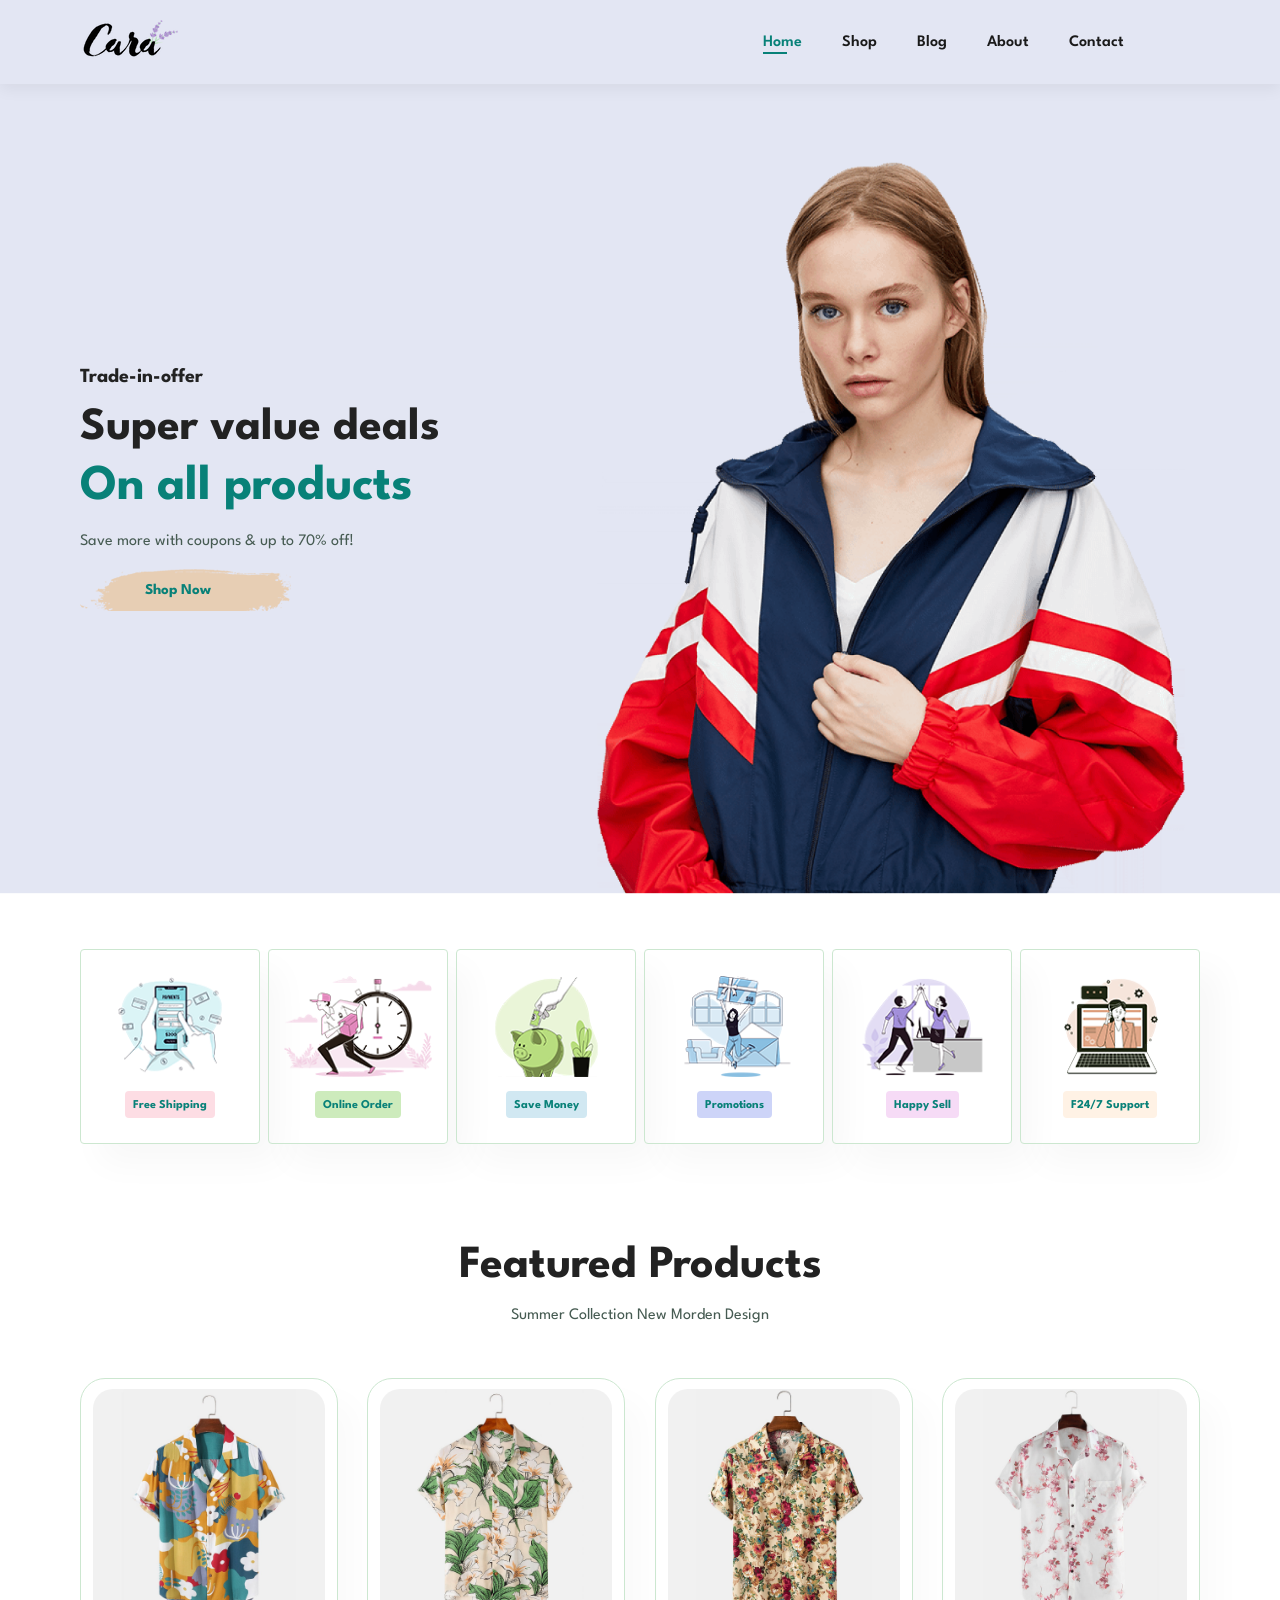
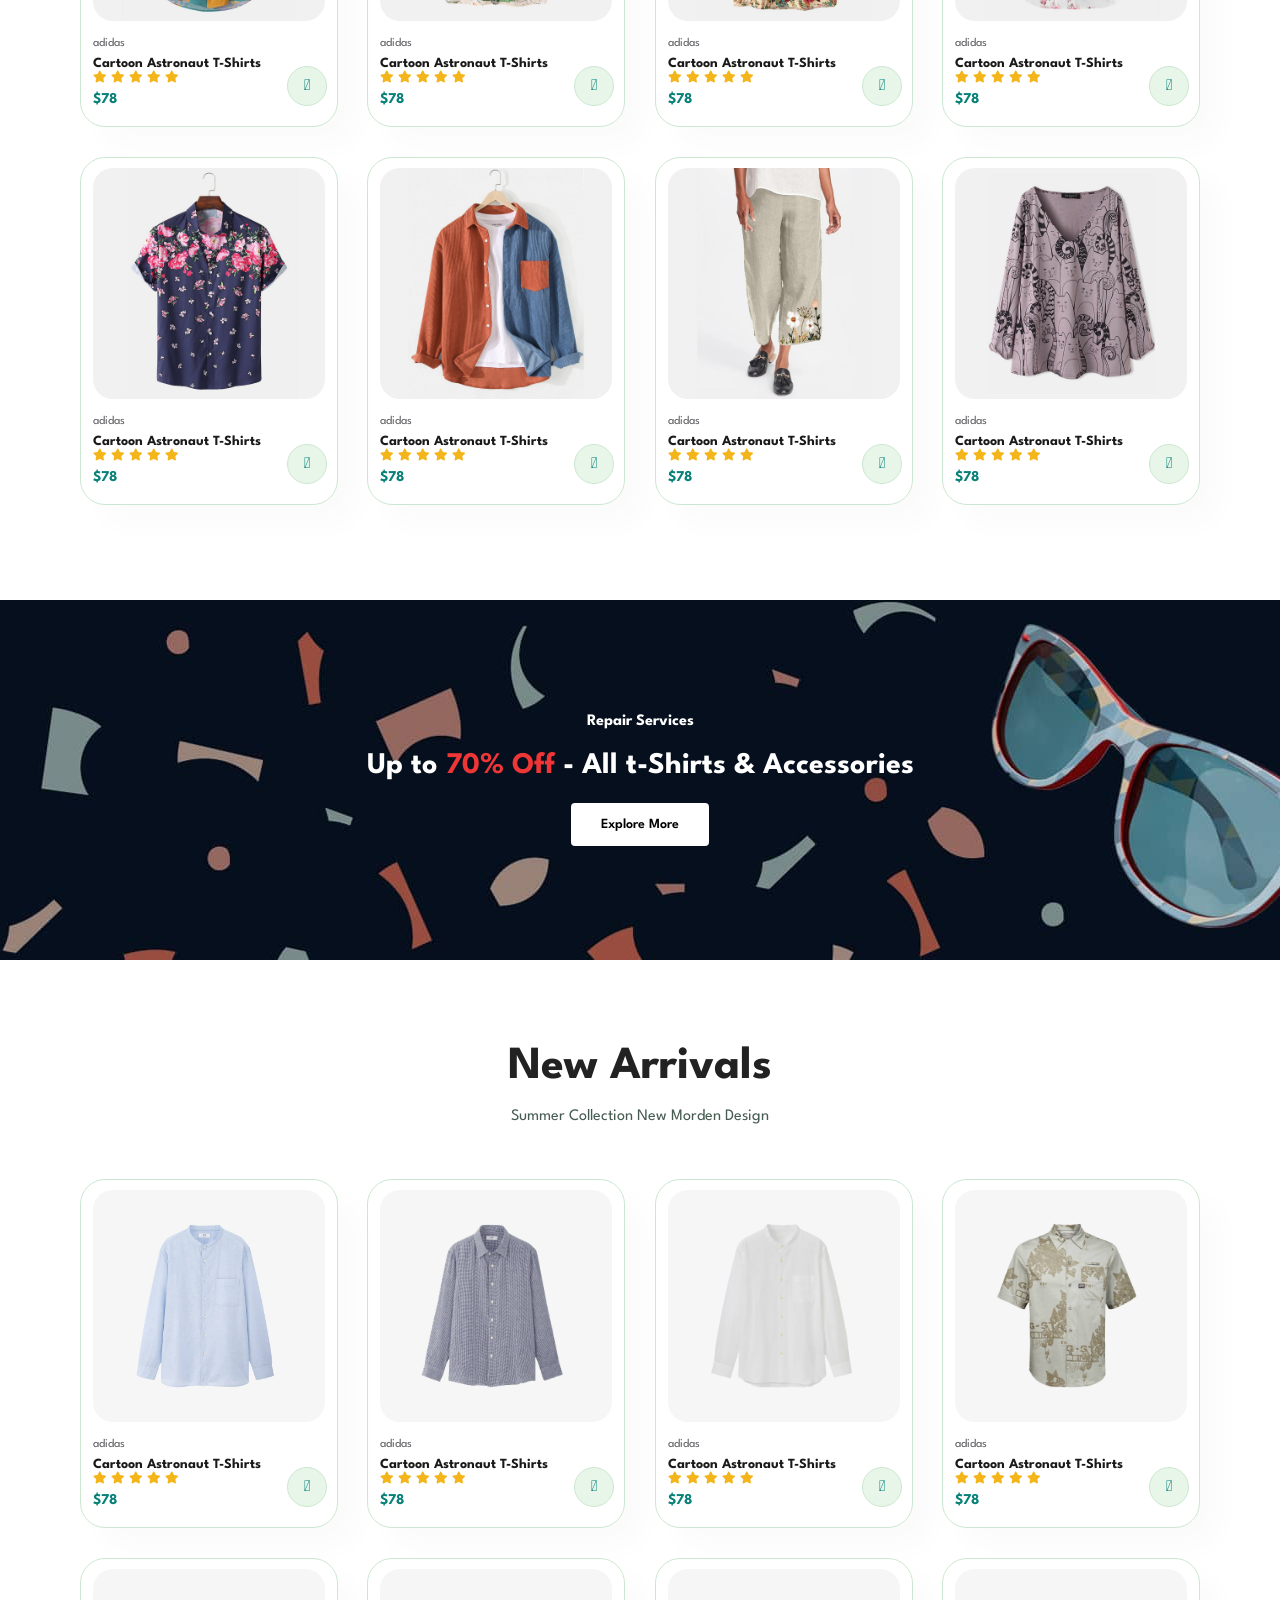
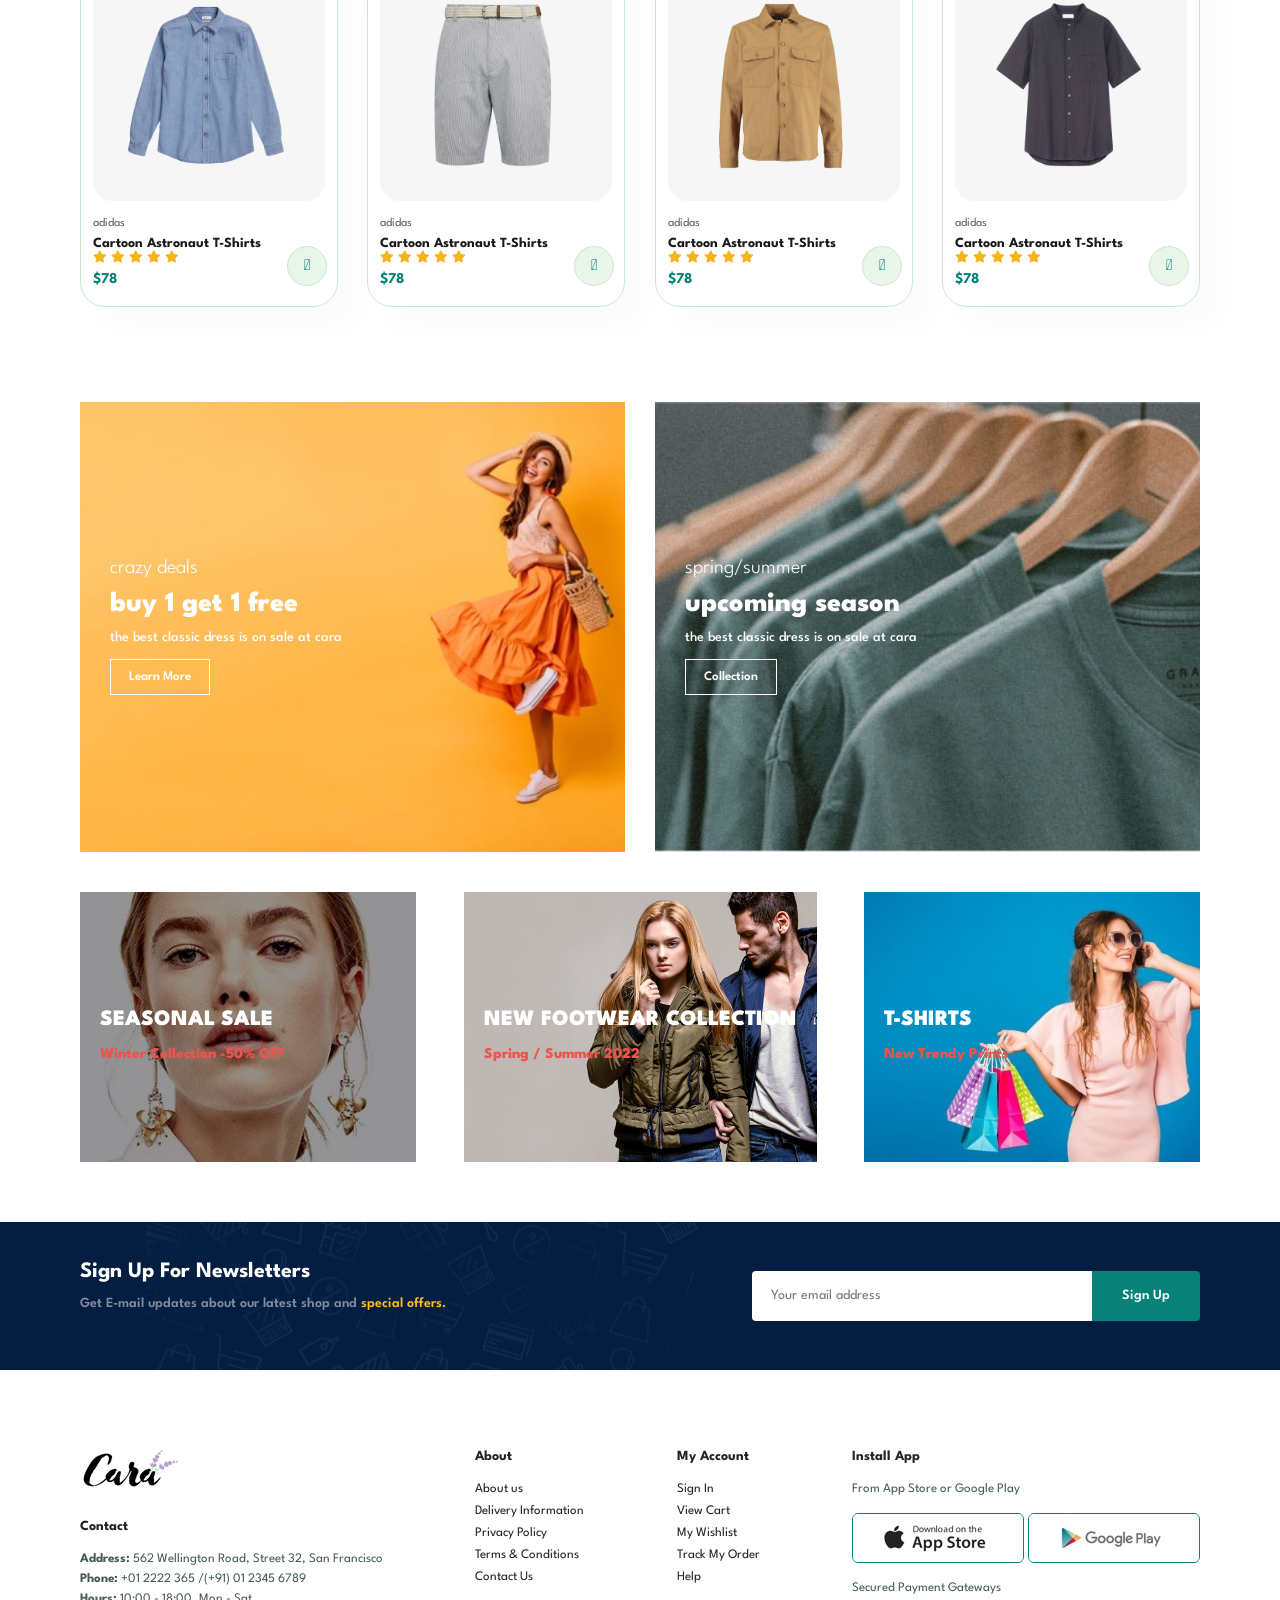
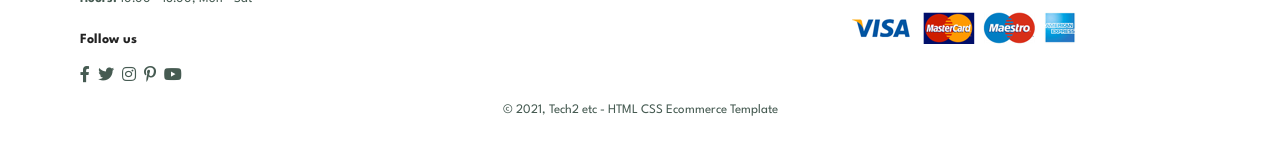
<file: ecommerce site/index.html>
<!DOCTYPE html>
<html lang="en">
<head>
  <meta charset="UTF-8">
  <meta name="viewport" content="width=device-width, initial-scale=1.0">
  <link rel="stylesheet" href="style.css">
  <link rel="stylesheet" href="https://pro.fontawesome.com/releases/v5.10.0/css/all.css" />
  <title>Tech2etc Ecommerce Tutorial</title>
</head>
<body>
  <section id="header">
    <a href="#"><img src="img/logo.png" class="logo" alt=""></a>

    <div>
      <ul id="navbar">
        <li><a class="active" href="index.html">Home</a></li>
        <li><a href="shop.html">Shop</a></li>
        <li><a href="blog.html">Blog</a></li>
        <li><a href="about.html">About</a></li>
        <li><a href="contact.html">Contact</a></li>
        <li id="lg-bag"><a href="cart.html"><i class="far fa-shopping-bag"></i></a></li>
        <a href="#" id="close"><i class="far fa-times"></i></a>
      </ul>
    </div>
    <div id="mobile">
      <a href="cart.html"><i class="far fa-shopping-bag"></i></a>
      <i id="bar" class="fas fa-outdent"></i>
    </div>
  </section>

  <section id="hero">
    <h4>Trade-in-offer</h4>
    <h2>Super value deals</h2>
    <h1>On all products</h1>
    <p>Save more with coupons & up to 70% off! </p>
    <button>Shop Now</button>
  </section>

  <section id="feature" class="section-p1">
    <div class="fe-box">
      <img src="img/features/f1.png" alt="">
      <h6>Free Shipping</h6>
    </div>
    <div class="fe-box">
      <img src="img/features/f2.png" alt="">
      <h6>Online Order</h6>
    </div>
    <div class="fe-box">
      <img src="img/features/f3.png" alt="">
      <h6>Save Money</h6>
    </div>
    <div class="fe-box">
      <img src="img/features/f4.png" alt="">
      <h6>Promotions</h6>
    </div>
    <div class="fe-box">
      <img src="img/features/f5.png" alt="">
      <h6>Happy Sell</h6>
    </div>
    <div class="fe-box">
      <img src="img/features/f6.png" alt="">
      <h6>F24/7 Support</h6>
    </div>
  </section>

  <section id="product1" class="section-p1">
    <h2>Featured Products</h2>
    <p>Summer Collection New Morden Design</p>
    <div class="pro-container">
      <div class="pro">
        <img src="img/products/f1.jpg" alt="">
        <div class="des">
          <span>adidas</span>
          <h5>Cartoon Astronaut T-Shirts</h5>
          <div class="star">
            <i class="fas fa-star"></i>
            <i class="fas fa-star"></i>
            <i class="fas fa-star"></i>
            <i class="fas fa-star"></i>
            <i class="fas fa-star"></i>
          </div>
          <h4>$78</h4>
        </div>
        <a href="#"><i class="fal fa-shopping-cart cart"></i></a>
      </div>
      <div class="pro">
        <img src="img/products/f2.jpg" alt="">
        <div class="des">
          <span>adidas</span>
          <h5>Cartoon Astronaut T-Shirts</h5>
          <div class="star">
            <i class="fas fa-star"></i>
            <i class="fas fa-star"></i>
            <i class="fas fa-star"></i>
            <i class="fas fa-star"></i>
            <i class="fas fa-star"></i>
          </div>
          <h4>$78</h4>
        </div>
        <a href="#"><i class="fal fa-shopping-cart cart"></i></a>
      </div>
      <div class="pro">
        <img src="img/products/f3.jpg" alt="">
        <div class="des">
          <span>adidas</span>
          <h5>Cartoon Astronaut T-Shirts</h5>
          <div class="star">
            <i class="fas fa-star"></i>
            <i class="fas fa-star"></i>
            <i class="fas fa-star"></i>
            <i class="fas fa-star"></i>
            <i class="fas fa-star"></i>
          </div>
          <h4>$78</h4>
        </div>
        <a href="#"><i class="fal fa-shopping-cart cart"></i></a>
      </div>
      <div class="pro">
        <img src="img/products/f4.jpg" alt="">
        <div class="des">
          <span>adidas</span>
          <h5>Cartoon Astronaut T-Shirts</h5>
          <div class="star">
            <i class="fas fa-star"></i>
            <i class="fas fa-star"></i>
            <i class="fas fa-star"></i>
            <i class="fas fa-star"></i>
            <i class="fas fa-star"></i>
          </div>
          <h4>$78</h4>
        </div>
        <a href="#"><i class="fal fa-shopping-cart cart"></i></a>
      </div>
      <div class="pro">
        <img src="img/products/f5.jpg" alt="">
        <div class="des">
          <span>adidas</span>
          <h5>Cartoon Astronaut T-Shirts</h5>
          <div class="star">
            <i class="fas fa-star"></i>
            <i class="fas fa-star"></i>
            <i class="fas fa-star"></i>
            <i class="fas fa-star"></i>
            <i class="fas fa-star"></i>
          </div>
          <h4>$78</h4>
        </div>
        <a href="#"><i class="fal fa-shopping-cart cart"></i></a>
      </div>
      <div class="pro">
        <img src="img/products/f6.jpg" alt="">
        <div class="des">
          <span>adidas</span>
          <h5>Cartoon Astronaut T-Shirts</h5>
          <div class="star">
            <i class="fas fa-star"></i>
            <i class="fas fa-star"></i>
            <i class="fas fa-star"></i>
            <i class="fas fa-star"></i>
            <i class="fas fa-star"></i>
          </div>
          <h4>$78</h4>
        </div>
        <a href="#"><i class="fal fa-shopping-cart cart"></i></a>
      </div>
      <div class="pro">
        <img src="img/products/f7.jpg" alt="">
        <div class="des">
          <span>adidas</span>
          <h5>Cartoon Astronaut T-Shirts</h5>
          <div class="star">
            <i class="fas fa-star"></i>
            <i class="fas fa-star"></i>
            <i class="fas fa-star"></i>
            <i class="fas fa-star"></i>
            <i class="fas fa-star"></i>
          </div>
          <h4>$78</h4>
        </div>
        <a href="#"><i class="fal fa-shopping-cart cart"></i></a>
      </div>
      <div class="pro">
        <img src="img/products/f8.jpg" alt="">
        <div class="des">
          <span>adidas</span>
          <h5>Cartoon Astronaut T-Shirts</h5>
          <div class="star">
            <i class="fas fa-star"></i>
            <i class="fas fa-star"></i>
            <i class="fas fa-star"></i>
            <i class="fas fa-star"></i>
            <i class="fas fa-star"></i>
          </div>
          <h4>$78</h4>
        </div>
        <a href="#"><i class="fal fa-shopping-cart cart"></i></a>
      </div>
    </div>
  </section>

  <section id="banner" class="section-m1">
    <h4>Repair Services </h4>
    <h2>Up to <span>70% Off</span> - All t-Shirts & Accessories</h2>
    <button class="normal">Explore More</button>
  </section>

  <section id="product1" class="section-p1">
    <h2>New Arrivals</h2>
    <p>Summer Collection New Morden Design</p>
    <div class="pro-container">
      <div class="pro">
        <img src="img/products/n1.jpg" alt="">
        <div class="des">
          <span>adidas</span>
          <h5>Cartoon Astronaut T-Shirts</h5>
          <div class="star">
            <i class="fas fa-star"></i>
            <i class="fas fa-star"></i>
            <i class="fas fa-star"></i>
            <i class="fas fa-star"></i>
            <i class="fas fa-star"></i>
          </div>
          <h4>$78</h4>
        </div>
        <a href="#"><i class="fal fa-shopping-cart cart"></i></a>
      </div>
      <div class="pro">
        <img src="img/products/n2.jpg" alt="">
        <div class="des">
          <span>adidas</span>
          <h5>Cartoon Astronaut T-Shirts</h5>
          <div class="star">
            <i class="fas fa-star"></i>
            <i class="fas fa-star"></i>
            <i class="fas fa-star"></i>
            <i class="fas fa-star"></i>
            <i class="fas fa-star"></i>
          </div>
          <h4>$78</h4>
        </div>
        <a href="#"><i class="fal fa-shopping-cart cart"></i></a>
      </div>
      <div class="pro">
        <img src="img/products/n3.jpg" alt="">
        <div class="des">
          <span>adidas</span>
          <h5>Cartoon Astronaut T-Shirts</h5>
          <div class="star">
            <i class="fas fa-star"></i>
            <i class="fas fa-star"></i>
            <i class="fas fa-star"></i>
            <i class="fas fa-star"></i>
            <i class="fas fa-star"></i>
          </div>
          <h4>$78</h4>
        </div>
        <a href="#"><i class="fal fa-shopping-cart cart"></i></a>
      </div>
      <div class="pro">
        <img src="img/products/n4.jpg" alt="">
        <div class="des">
          <span>adidas</span>
          <h5>Cartoon Astronaut T-Shirts</h5>
          <div class="star">
            <i class="fas fa-star"></i>
            <i class="fas fa-star"></i>
            <i class="fas fa-star"></i>
            <i class="fas fa-star"></i>
            <i class="fas fa-star"></i>
          </div>
          <h4>$78</h4>
        </div>
        <a href="#"><i class="fal fa-shopping-cart cart"></i></a>
      </div>
      <div class="pro">
        <img src="img/products/n5.jpg" alt="">
        <div class="des">
          <span>adidas</span>
          <h5>Cartoon Astronaut T-Shirts</h5>
          <div class="star">
            <i class="fas fa-star"></i>
            <i class="fas fa-star"></i>
            <i class="fas fa-star"></i>
            <i class="fas fa-star"></i>
            <i class="fas fa-star"></i>
          </div>
          <h4>$78</h4>
        </div>
        <a href="#"><i class="fal fa-shopping-cart cart"></i></a>
      </div>
      <div class="pro">
        <img src="img/products/n6.jpg" alt="">
        <div class="des">
          <span>adidas</span>
          <h5>Cartoon Astronaut T-Shirts</h5>
          <div class="star">
            <i class="fas fa-star"></i>
            <i class="fas fa-star"></i>
            <i class="fas fa-star"></i>
            <i class="fas fa-star"></i>
            <i class="fas fa-star"></i>
          </div>
          <h4>$78</h4>
        </div>
        <a href="#"><i class="fal fa-shopping-cart cart"></i></a>
      </div>
      <div class="pro">
        <img src="img/products/n7.jpg" alt="">
        <div class="des">
          <span>adidas</span>
          <h5>Cartoon Astronaut T-Shirts</h5>
          <div class="star">
            <i class="fas fa-star"></i>
            <i class="fas fa-star"></i>
            <i class="fas fa-star"></i>
            <i class="fas fa-star"></i>
            <i class="fas fa-star"></i>
          </div>
          <h4>$78</h4>
        </div>
        <a href="#"><i class="fal fa-shopping-cart cart"></i></a>
      </div>
      <div class="pro">
        <img src="img/products/n8.jpg" alt="">
        <div class="des">
          <span>adidas</span>
          <h5>Cartoon Astronaut T-Shirts</h5>
          <div class="star">
            <i class="fas fa-star"></i>
            <i class="fas fa-star"></i>
            <i class="fas fa-star"></i>
            <i class="fas fa-star"></i>
            <i class="fas fa-star"></i>
          </div>
          <h4>$78</h4>
        </div>
        <a href="#"><i class="fal fa-shopping-cart cart"></i></a>
      </div>
    </div>
  </section>

  <section id="sm-banner" class="section-p1">
    <div class="banner-box">
      <h4>crazy deals</h4>
      <h2>buy 1 get 1 free</h2>
      <span>the best classic dress is on sale at cara</span>
      <button class="white">Learn More</button>
    </div>
    <div class="banner-box banner-box2">
      <h4>spring/summer</h4>
      <h2>upcoming season</h2>
      <span>the best classic dress is on sale at cara</span>
      <button class="white">Collection</button>
    </div>
  </section>

  <section id="banner3">
    <div class="banner-box">
      <h2>SEASONAL SALE</h2>
      <h3>Winter Collection -50% OFF</h3>
    </div>
    <div class="banner-box banner-box2">
      <h2>NEW FOOTWEAR COLLECTION</h2>
      <h3>Spring / Summer 2022</h3>
    </div>
    <div class="banner-box banner-box3">
      <h2>T-SHIRTS</h2>
      <h3>New Trendy Prints</h3>
    </div>
  </section>

  <section id="newsletter" class="section-p1 section-m1">
    <div class="newstext">
      <h4>Sign Up For Newsletters</h4>
      <p>Get E-mail updates about our latest shop and <span>special offers.</span></p>
    </div>
    <div class="form">
      <input type="text" placeholder="Your email address">
      <button class="normal">Sign Up</button>
    </div>
  </section>

  <footer class="section-p1">
    <div class="col">
      <img class="logo" src="img/logo.png" alt="">
      <h4>Contact</h4>
      <p><strong>Address: </strong> 562 Wellington Road, Street 32, San Francisco</p>
      <p><strong>Phone:</strong> +01 2222 365 /(+91) 01 2345 6789</p>
      <p><strong>Hours:</strong> 10:00 - 18:00, Mon - Sat</p>
      <div class="follow">
        <h4>Follow us</h4>
        <div class="icon">
          <i class="fab fa-facebook-f"></i>
          <i class="fab fa-twitter"></i>
          <i class="fab fa-instagram"></i>
          <i class="fab fa-pinterest-p"></i>
          <i class="fab fa-youtube"></i>
        </div>
      </div>
    </div>
    <div class="col">
      <h4>About</h4>
      <a href="#">About us</a>
      <a href="#">Delivery Information</a>
      <a href="#">Privacy Policy</a>
      <a href="#">Terms & Conditions</a>
      <a href="#">Contact Us</a>
    </div>

    <div class="col">
      <h4>My Account</h4>
      <a href="#">Sign In</a>
      <a href="#">View Cart</a>
      <a href="#">My Wishlist</a>
      <a href="#">Track My Order</a>
      <a href="#">Help</a>
    </div>

    <div class="col install">
      <h4>Install App</h4>
      <p>From App Store or Google Play</p>
      <div class="row">
        <img src="img/pay/app.jpg" alt="">
        <img src="img/pay/play.jpg" alt="">
      </div>
      <p>Secured Payment Gateways </p>
      <img src="img/pay/pay.png" alt="">
    </div>

    <div class="copyright">
      <p>© 2021, Tech2 etc - HTML CSS Ecommerce Template</p>
    </div>

  </footer>

  <script src="./app.js"></script>
</body>
</html>
</file>
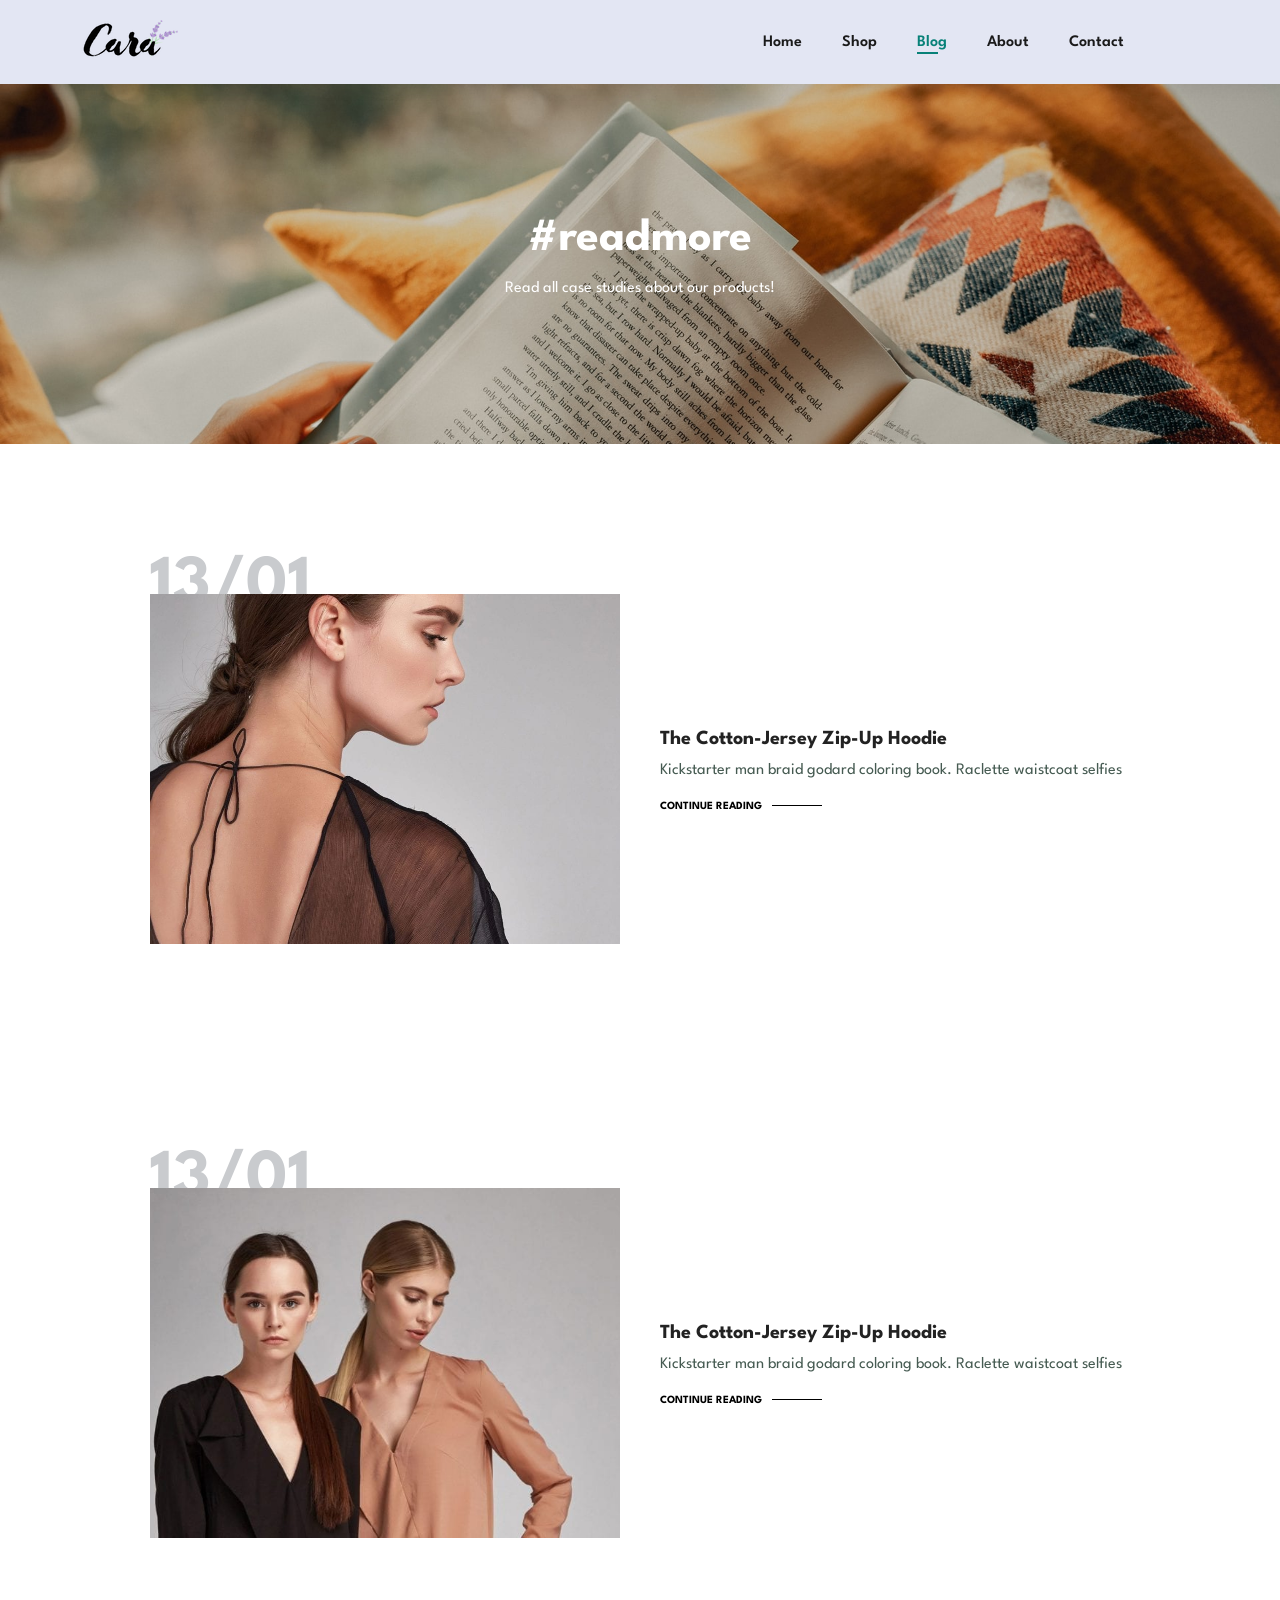
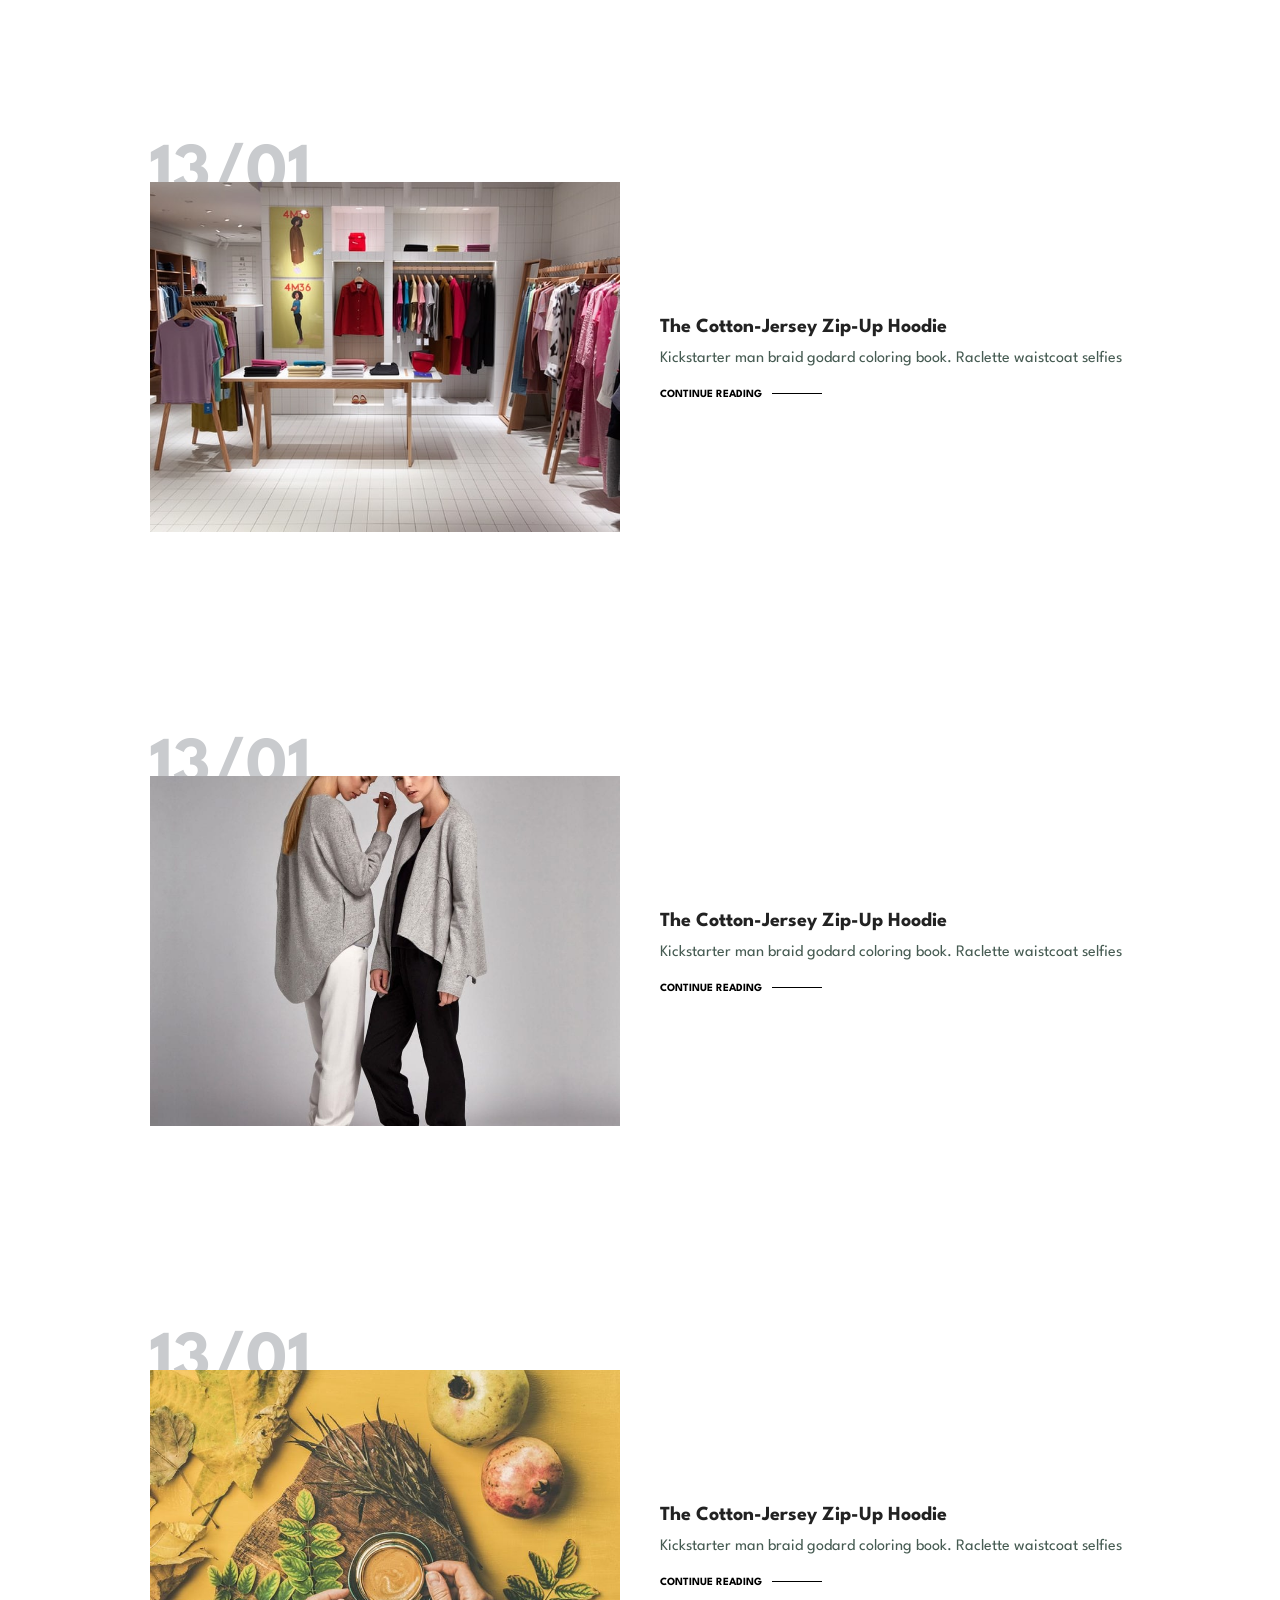
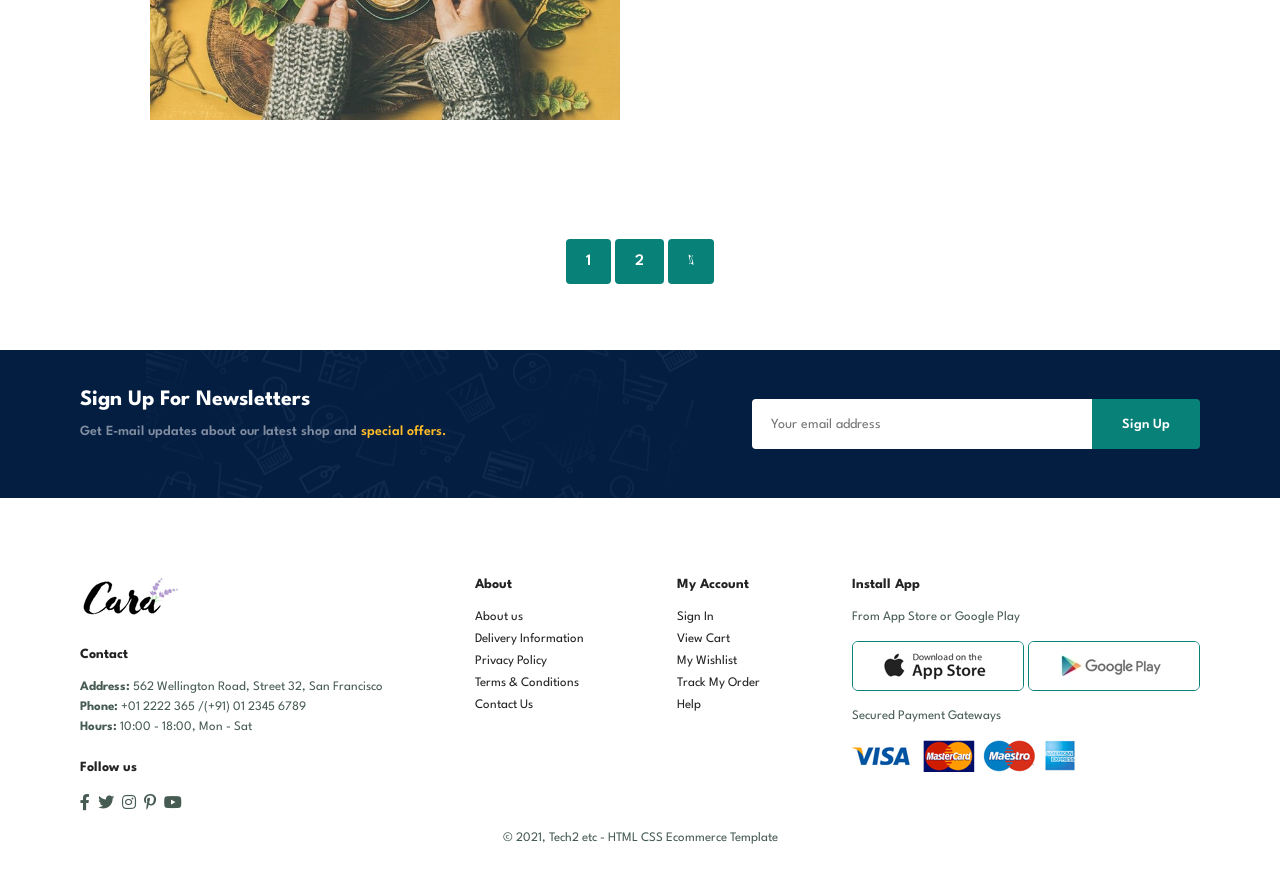
<file: ecommerce site/blog.html>
<!DOCTYPE html>
<html lang="en">
<head>
  <meta charset="UTF-8">
  <meta name="viewport" content="width=device-width, initial-scale=1.0">
  <link rel="stylesheet" href="style.css">
  <link rel="stylesheet" href="https://pro.fontawesome.com/releases/v5.10.0/css/all.css" />
  <title>Tech2etc Ecommerce Tutorial</title>
</head>
<body>
  <section id="header">
    <a href="#"><img src="img/logo.png" class="logo" alt=""></a>

    <div>
      <ul id="navbar">
        <li><a href="index.html">Home</a></li>
        <li><a href="shop.html">Shop</a></li>
        <li><a class="active" href="blog.html">Blog</a></li>
        <li><a href="about.html">About</a></li>
        <li><a href="contact.html">Contact</a></li>
        <li id="lg-bag"><a href="cart.html"><i class="far fa-shopping-bag"></i></a></li>
        <a href="#" id="close"><i class="far fa-times"></i></a>
      </ul>
    </div>
    <div id="mobile">
      <a href="cart.html"><i class="far fa-shopping-bag"></i></a>
      <i id="bar" class="fas fa-outdent"></i>
    </div>
  </section>

  <section id="page-header" class="blog-header">
    <h2>#readmore</h2>
    <p>Read all case studies about our products! </p>
  </section>

  <section id="blog">
    <div class="blog-box">
      <div class="blog-img">
        <img src="img/blog/b1.jpg" alt="">
      </div>
      <div class="blog-details">
        <h4>The Cotton-Jersey Zip-Up Hoodie</h4>
        <p>Kickstarter man braid godard coloring book. Raclette waistcoat selfies</p>
        <a href="#">CONTINUE READING</a>
      </div>
      <h1>13/01</h1>
    </div>
  </section>
  <section id="blog">
    <div class="blog-box">
      <div class="blog-img">
        <img src="img/blog/b2.jpg" alt="">
      </div>
      <div class="blog-details">
        <h4>The Cotton-Jersey Zip-Up Hoodie</h4>
        <p>Kickstarter man braid godard coloring book. Raclette waistcoat selfies</p>
        <a href="#">CONTINUE READING</a>
      </div>
      <h1>13/01</h1>
    </div>
  </section>
  <section id="blog">
    <div class="blog-box">
      <div class="blog-img">
        <img src="img/blog/b3.jpg" alt="">
      </div>
      <div class="blog-details">
        <h4>The Cotton-Jersey Zip-Up Hoodie</h4>
        <p>Kickstarter man braid godard coloring book. Raclette waistcoat selfies</p>
        <a href="#">CONTINUE READING</a>
      </div>
      <h1>13/01</h1>
    </div>
  </section>
  <section id="blog">
    <div class="blog-box">
      <div class="blog-img">
        <img src="img/blog/b4.jpg" alt="">
      </div>
      <div class="blog-details">
        <h4>The Cotton-Jersey Zip-Up Hoodie</h4>
        <p>Kickstarter man braid godard coloring book. Raclette waistcoat selfies</p>
        <a href="#">CONTINUE READING</a>
      </div>
      <h1>13/01</h1>
    </div>
  </section>
  <section id="blog">
    <div class="blog-box">
      <div class="blog-img">
        <img src="img/blog/b6.jpg" alt="">
      </div>
      <div class="blog-details">
        <h4>The Cotton-Jersey Zip-Up Hoodie</h4>
        <p>Kickstarter man braid godard coloring book. Raclette waistcoat selfies</p>
        <a href="#">CONTINUE READING</a>
      </div>
      <h1>13/01</h1>
    </div>
  </section>

  <section id="pagination" class="section-p1">
    <a href="#">1</a>
    <a href="#">2</a>
    <a href="#"><i class="fal fa-long-arrow-alt-right"></i></a>
  </section>

  <section id="newsletter" class="section-p1 section-m1">
    <div class="newstext">
      <h4>Sign Up For Newsletters</h4>
      <p>Get E-mail updates about our latest shop and <span>special offers.</span></p>
    </div>
    <div class="form">
      <input type="text" placeholder="Your email address">
      <button class="normal">Sign Up</button>
    </div>
  </section>

  <footer class="section-p1">
    <div class="col">
      <img class="logo" src="img/logo.png" alt="">
      <h4>Contact</h4>
      <p><strong>Address: </strong> 562 Wellington Road, Street 32, San Francisco</p>
      <p><strong>Phone:</strong> +01 2222 365 /(+91) 01 2345 6789</p>
      <p><strong>Hours:</strong> 10:00 - 18:00, Mon - Sat</p>
      <div class="follow">
        <h4>Follow us</h4>
        <div class="icon">
          <i class="fab fa-facebook-f"></i>
          <i class="fab fa-twitter"></i>
          <i class="fab fa-instagram"></i>
          <i class="fab fa-pinterest-p"></i>
          <i class="fab fa-youtube"></i>
        </div>
      </div>
    </div>
    <div class="col">
      <h4>About</h4>
      <a href="#">About us</a>
      <a href="#">Delivery Information</a>
      <a href="#">Privacy Policy</a>
      <a href="#">Terms & Conditions</a>
      <a href="#">Contact Us</a>
    </div>

    <div class="col">
      <h4>My Account</h4>
      <a href="#">Sign In</a>
      <a href="#">View Cart</a>
      <a href="#">My Wishlist</a>
      <a href="#">Track My Order</a>
      <a href="#">Help</a>
    </div>

    <div class="col install">
      <h4>Install App</h4>
      <p>From App Store or Google Play</p>
      <div class="row">
        <img src="img/pay/app.jpg" alt="">
        <img src="img/pay/play.jpg" alt="">
      </div>
      <p>Secured Payment Gateways </p>
      <img src="img/pay/pay.png" alt="">
    </div>

    <div class="copyright">
      <p>© 2021, Tech2 etc - HTML CSS Ecommerce Template</p>
    </div>

  </footer>

  <script src="./app.js"></script>
</body>
</html>
</file>
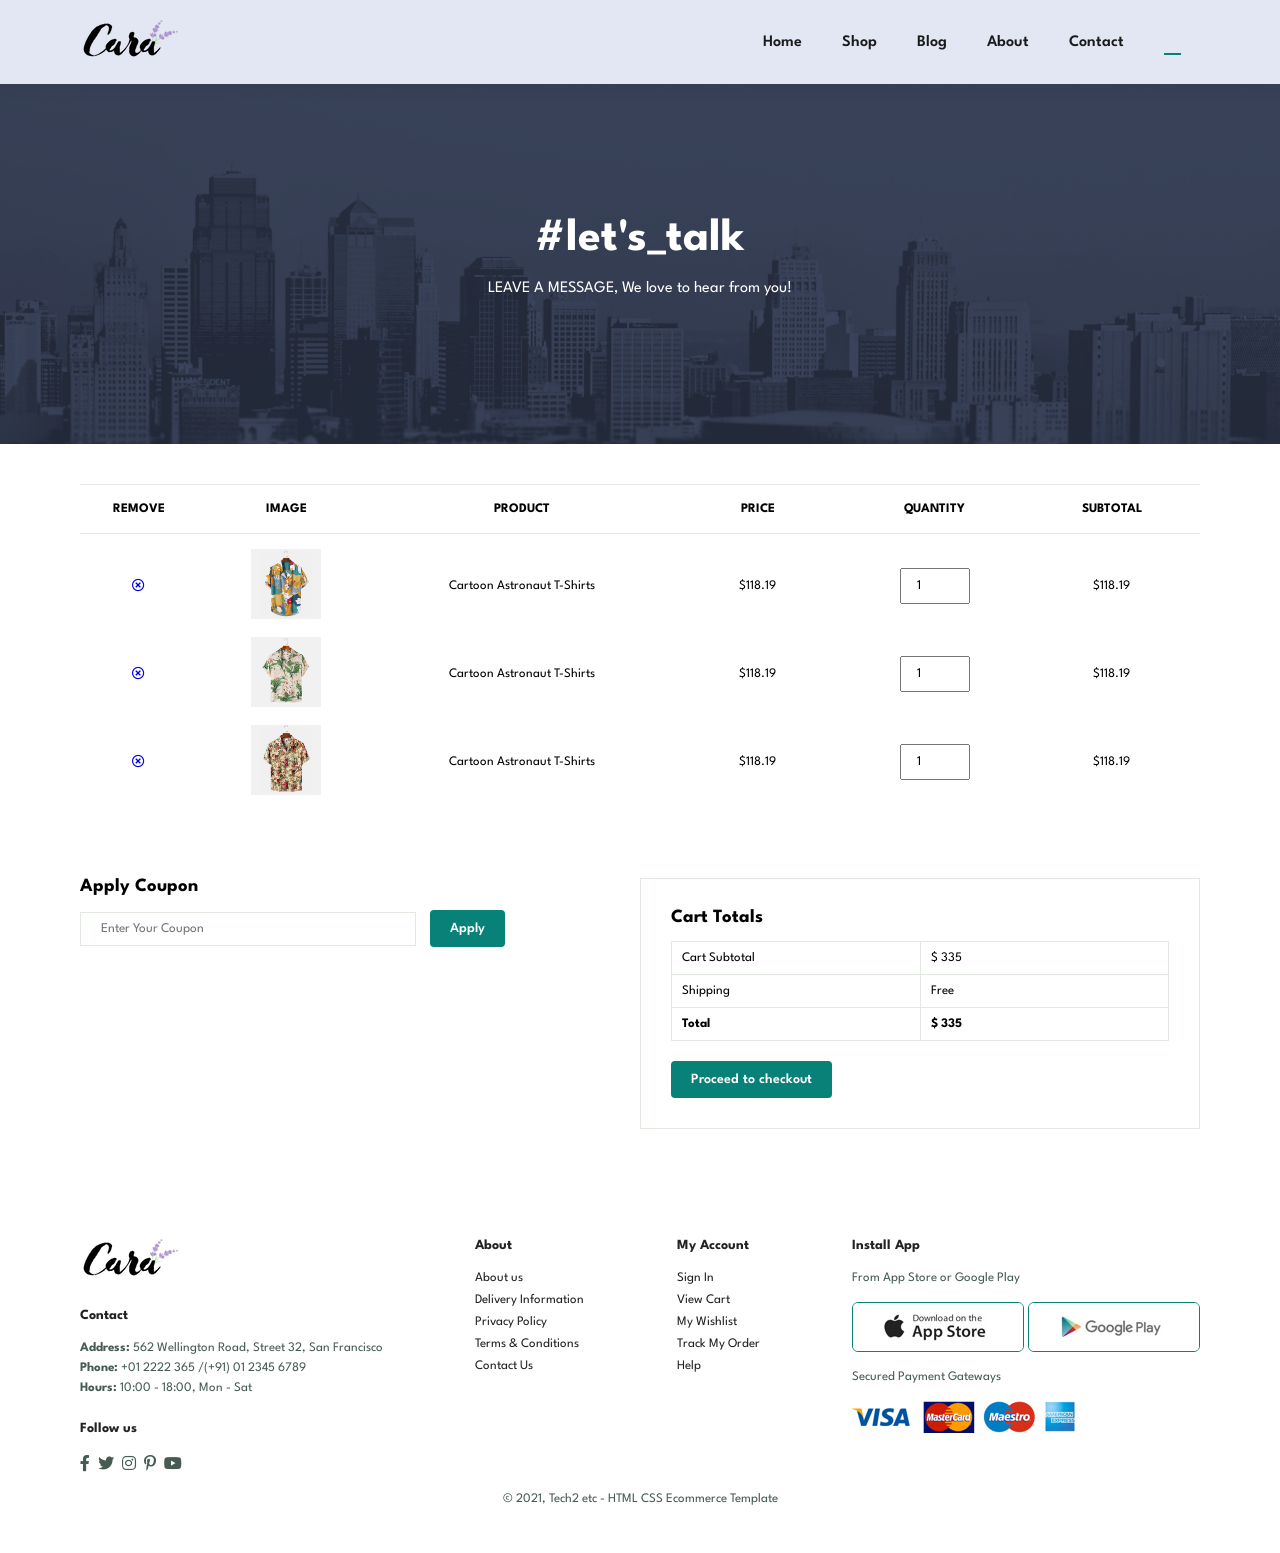
<file: ecommerce site/cart.html>
<!DOCTYPE html>
<html lang="en">
<head>
  <meta charset="UTF-8">
  <meta name="viewport" content="width=device-width, initial-scale=1.0">
  <link rel="stylesheet" href="style.css">
  <link rel="stylesheet" href="https://pro.fontawesome.com/releases/v5.10.0/css/all.css" />
  <title>Tech2etc Ecommerce Tutorial</title>
</head>
<body>
  <section id="header">
    <a href="#"><img src="img/logo.png" class="logo" alt=""></a>

    <div>
      <ul id="navbar">
        <li><a href="index.html">Home</a></li>
        <li><a href="shop.html">Shop</a></li>
        <li><a href="blog.html">Blog</a></li>
        <li><a href="about.html">About</a></li>
        <li><a href="contact.html">Contact</a></li>
        <li id="lg-bag"><a class="active" href="cart.html"><i class="far fa-shopping-bag"></i></a></li>
        <a href="#" id="close"><i class="far fa-times"></i></a>
      </ul>
    </div>
    <div id="mobile">
      <a href="cart.html"><i class="far fa-shopping-bag"></i></a>
      <i id="bar" class="fas fa-outdent"></i>
    </div>
  </section>

  <section id="page-header" class="about-header">

    <h2>#let's_talk</h2>

    <p>LEAVE A MESSAGE, We love to hear from you!</p>

  </section>

  <section id="cart" class="section-p1">
    <table width="100%">
      <thead>
        <tr>
          <td>Remove</td>
          <td>Image</td>
          <td>Product</td>
          <td>Price</td>
          <td>Quantity</td>
          <td>Subtotal</td>
        </tr>
      </thead>
      <tbody>
        <tr>
          <td><a href="#"><i class="far fa-times-circle"></i></a></td>
          <td><img src="img/products/f1.jpg" alt=""></td>
          <td>Cartoon Astronaut T-Shirts</td>
          <td>$118.19</td>
          <td><input type="number" value="1"></td>
          <td>$118.19</td>
        </tr>
        <tr>
          <td><a href="#"><i class="far fa-times-circle"></i></a></td>
          <td><img src="img/products/f2.jpg" alt=""></td>
          <td>Cartoon Astronaut T-Shirts</td>
          <td>$118.19</td>
          <td><input type="number" value="1"></td>
          <td>$118.19</td>
        </tr>
        <tr>
          <td><a href="#"><i class="far fa-times-circle"></i></a></td>
          <td><img src="img/products/f3.jpg" alt=""></td>
          <td>Cartoon Astronaut T-Shirts</td>
          <td>$118.19</td>
          <td><input type="number" value="1"></td>
          <td>$118.19</td>
        </tr>
      </tbody>
    </table>
  </section>

  <section id="cart-add" class="section-p1">
    <div id="coupon">
      <h3>Apply Coupon</h3>
      <div>
        <input type="text" placeholder="Enter Your Coupon">
        <button class="normal">Apply</button>
      </div>
    </div>

    <div id="subtotal">
      <h3>Cart Totals</h3>
      <table>
        <tr>
          <td>Cart Subtotal</td>
          <td>$ 335</td>
        </tr>
        <tr>
          <td>Shipping</td>
          <td>Free</td>
        </tr>
        <tr>
          <td><strong>Total</strong></td>
          <td><strong>$ 335</strong></td>
        </tr>
      </table>
      <button class="normal">Proceed to checkout</button>
    </div>
  </section>

  <footer class="section-p1">
    <div class="col">
      <img class="logo" src="img/logo.png" alt="">
      <h4>Contact</h4>
      <p><strong>Address: </strong> 562 Wellington Road, Street 32, San Francisco</p>
      <p><strong>Phone:</strong> +01 2222 365 /(+91) 01 2345 6789</p>
      <p><strong>Hours:</strong> 10:00 - 18:00, Mon - Sat</p>
      <div class="follow">
        <h4>Follow us</h4>
        <div class="icon">
          <i class="fab fa-facebook-f"></i>
          <i class="fab fa-twitter"></i>
          <i class="fab fa-instagram"></i>
          <i class="fab fa-pinterest-p"></i>
          <i class="fab fa-youtube"></i>
        </div>
      </div>
    </div>
    <div class="col">
      <h4>About</h4>
      <a href="#">About us</a>
      <a href="#">Delivery Information</a>
      <a href="#">Privacy Policy</a>
      <a href="#">Terms & Conditions</a>
      <a href="#">Contact Us</a>
    </div>

    <div class="col">
      <h4>My Account</h4>
      <a href="#">Sign In</a>
      <a href="#">View Cart</a>
      <a href="#">My Wishlist</a>
      <a href="#">Track My Order</a>
      <a href="#">Help</a>
    </div>

    <div class="col install">
      <h4>Install App</h4>
      <p>From App Store or Google Play</p>
      <div class="row">
        <img src="img/pay/app.jpg" alt="">
        <img src="img/pay/play.jpg" alt="">
      </div>
      <p>Secured Payment Gateways </p>
      <img src="img/pay/pay.png" alt="">
    </div>

    <div class="copyright">
      <p>© 2021, Tech2 etc - HTML CSS Ecommerce Template</p>
    </div>

  </footer>

  <script src="./app.js"></script>
</body>
</html>
</file>
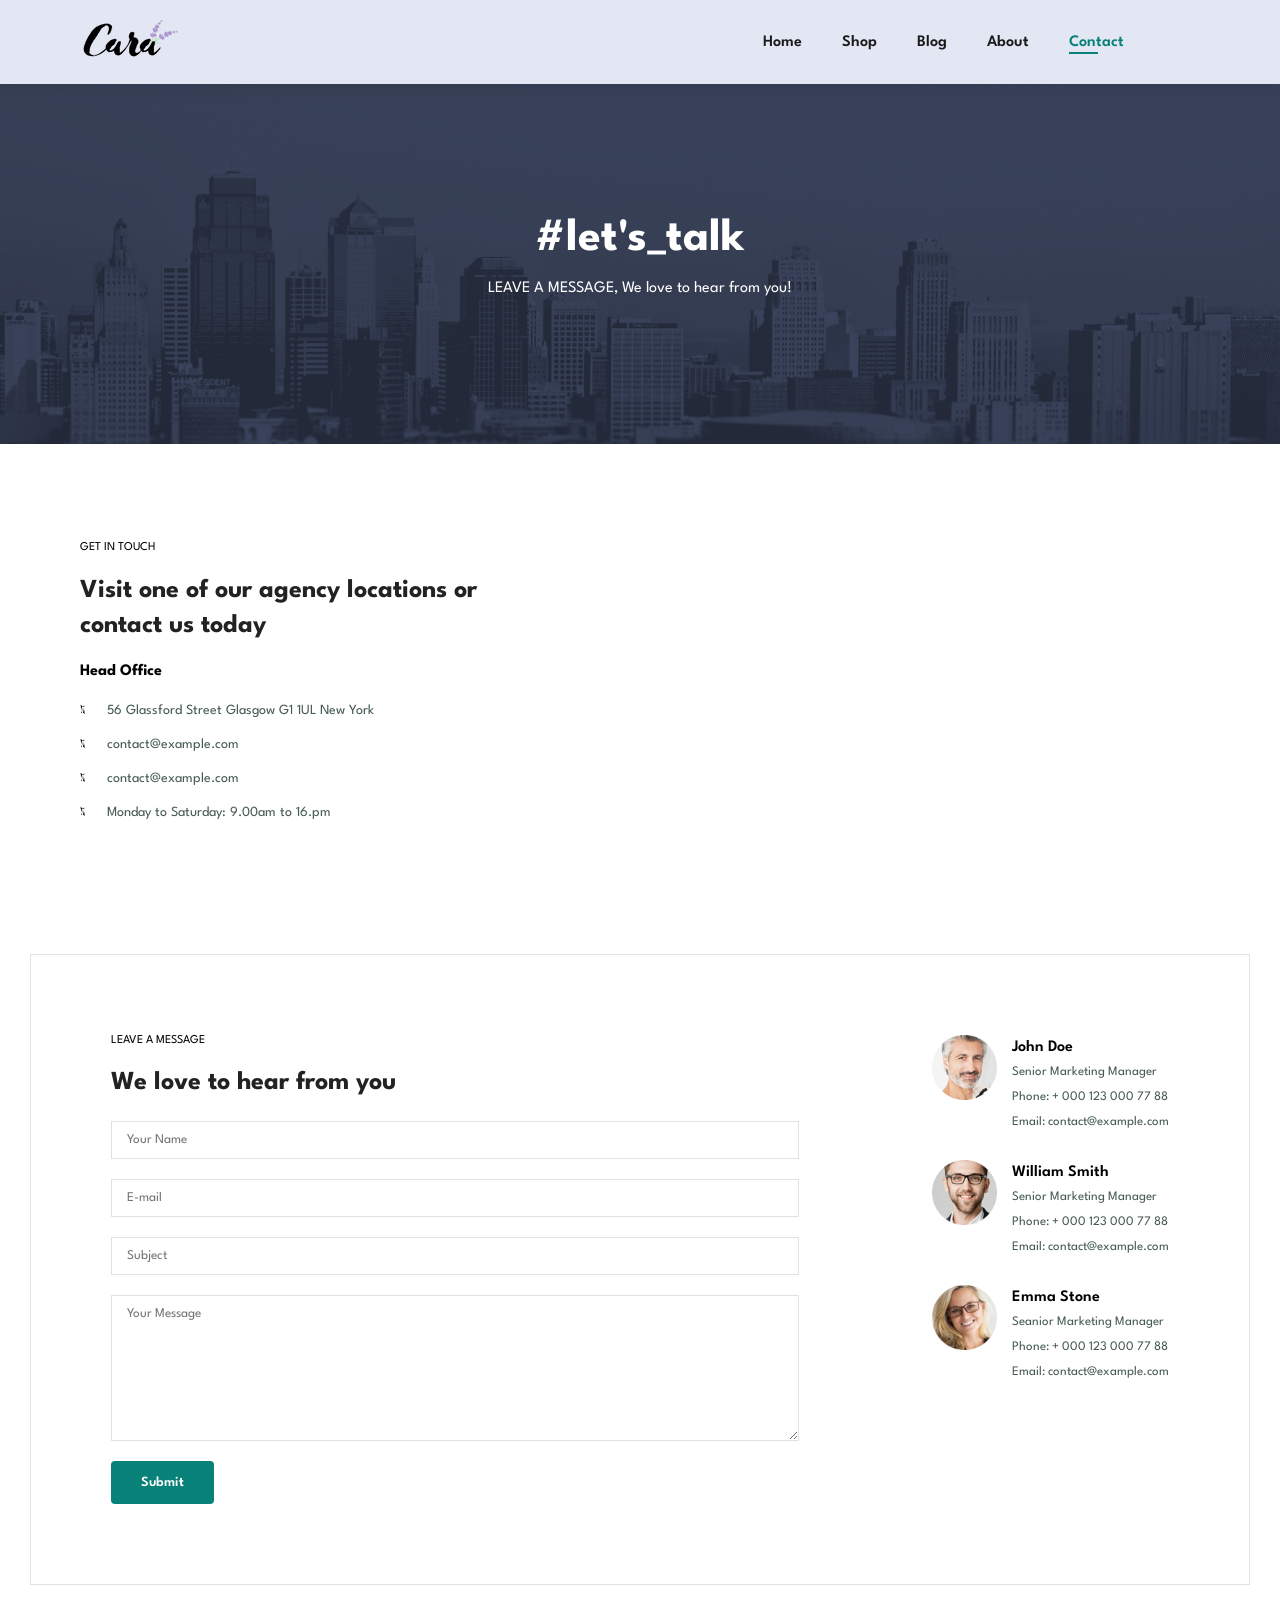
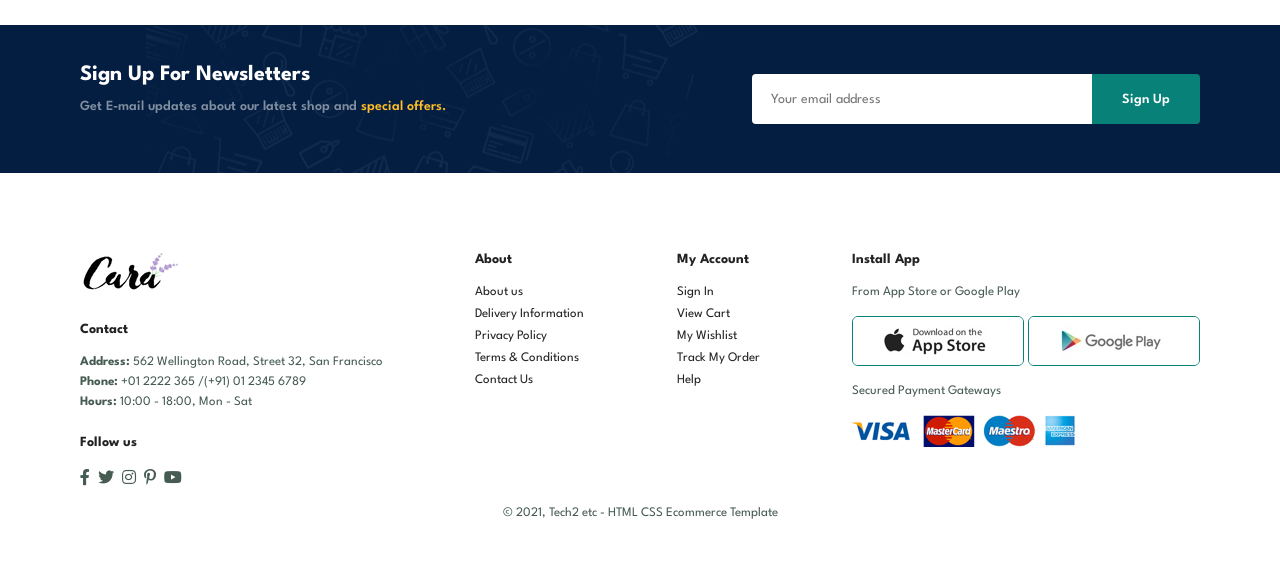
<file: ecommerce site/contact.html>
<!DOCTYPE html>
<html lang="en">
<head>
  <meta charset="UTF-8">
  <meta name="viewport" content="width=device-width, initial-scale=1.0">
  <link rel="stylesheet" href="style.css">
  <link rel="stylesheet" href="https://pro.fontawesome.com/releases/v5.10.0/css/all.css" />
  <title>Tech2etc Ecommerce Tutorial</title>
</head>
<body>
  <section id="header">
    <a href="#"><img src="img/logo.png" class="logo" alt=""></a>

    <div>
      <ul id="navbar">
        <li><a href="index.html">Home</a></li>
        <li><a href="shop.html">Shop</a></li>
        <li><a href="blog.html">Blog</a></li>
        <li><a href="about.html">About</a></li>
        <li><a class="active" href="contact.html">Contact</a></li>
        <li id="lg-bag"><a href="cart.html"><i class="far fa-shopping-bag"></i></a></li>
        <a href="#" id="close"><i class="far fa-times"></i></a>
      </ul>
    </div>
    <div id="mobile">
      <a href="cart.html"><i class="far fa-shopping-bag"></i></a>
      <i id="bar" class="fas fa-outdent"></i>
    </div>
  </section>

  <section id="page-header" class="about-header">

    <h2>#let's_talk</h2>

    <p>LEAVE A MESSAGE, We love to hear from you!</p>

  </section>

  <section id="contact-details" class="section-p1">
    <div class="details">
      <span>GET IN TOUCH</span>
      <h2>Visit one of our agency locations or contact us today</h2>
      <h3>Head Office</h3>
      <div>
        <li>
          <i class="fal fa-map"></i>
          <p>56 Glassford Street Glasgow G1 1UL New York</p>
        </li>
        <li>
          <i class="fal fa-envelope"></i>
          <p>contact@example.com </p>
        </li>
        <li>
          <i class="fal fa-phone-alt"></i>
          <p>contact@example.com </p>
        </li>
        <li>
          <i class="fal fa-clock"></i>
          <p>Monday to Saturday: 9.00am to 16.pm </p>
        </li>
      </div>
    </div>
    <div class="map">
      <iframe src="https://www.google.com/maps/embed?pb=!1m18!1m12!1m3!1d79041.6380974402!2d-1.329988495853264!3d51.7503874922851!2m3!1f0!2f0!3f0!3m2!1i1024!2i768!4f13.1!3m3!1m2!1s0x48713380adc41faf%3A0xc820dba8cb547402!2z0J7QutGB0YTQvtGA0LQsINCS0LXQu9C40LrQvtCx0YDQuNGC0LDQvdC40Y8!5e0!3m2!1sru!2saz!4v1756452401966!5m2!1sru!2saz" width="600" height="450" style="border:0;" allowfullscreen="" loading="lazy" referrerpolicy="no-referrer-when-downgrade"></iframe>
    </div>
  </section>

  <section id="form-details">
    <form action="">
      <span>LEAVE A MESSAGE</span>
      <h2>We love to hear from you</h2>
      <input type="text" placeholder="Your Name">
      <input type="text" placeholder="E-mail">
      <input type="text" placeholder="Subject">
      <textarea name="" id="" cols="30" rows="10" placeholder="Your Message"></textarea>
      <button class="normal">Submit</button>
    </form>

    <div class="people">
      <div>
        <img src="img/people/1.png" alt="">
        <p><span>John Doe </span> Senior Marketing Manager <br> Phone: + 000 123
        000 77 88 <br> Email: contact@example.com</p>
      </div>
      <div>
        <img src="img/people/2.png" alt="">
        <p><span>William Smith</span> Senior Marketing Manager <br> Phone: + 000 123
        000 77 88 <br> Email: contact@example.com</p>
      </div>
      <div>
        <img src="img/people/3.png" alt="">
        <p><span>Emma Stone</span> Seanior Marketing Manager <br> Phone: + 000 123
        000 77 88 <br> Email: contact@example.com</p>
      </div>
    </div>
  </section>

   <section id="newsletter" class="section-p1 section-m1">
    <div class="newstext">
      <h4>Sign Up For Newsletters</h4>
      <p>Get E-mail updates about our latest shop and <span>special offers.</span></p>
    </div>
    <div class="form">
      <input type="text" placeholder="Your email address">
      <button class="normal">Sign Up</button>
    </div>
  </section>

  <footer class="section-p1">
    <div class="col">
      <img class="logo" src="img/logo.png" alt="">
      <h4>Contact</h4>
      <p><strong>Address: </strong> 562 Wellington Road, Street 32, San Francisco</p>
      <p><strong>Phone:</strong> +01 2222 365 /(+91) 01 2345 6789</p>
      <p><strong>Hours:</strong> 10:00 - 18:00, Mon - Sat</p>
      <div class="follow">
        <h4>Follow us</h4>
        <div class="icon">
          <i class="fab fa-facebook-f"></i>
          <i class="fab fa-twitter"></i>
          <i class="fab fa-instagram"></i>
          <i class="fab fa-pinterest-p"></i>
          <i class="fab fa-youtube"></i>
        </div>
      </div>
    </div>
    <div class="col">
      <h4>About</h4>
      <a href="#">About us</a>
      <a href="#">Delivery Information</a>
      <a href="#">Privacy Policy</a>
      <a href="#">Terms & Conditions</a>
      <a href="#">Contact Us</a>
    </div>

    <div class="col">
      <h4>My Account</h4>
      <a href="#">Sign In</a>
      <a href="#">View Cart</a>
      <a href="#">My Wishlist</a>
      <a href="#">Track My Order</a>
      <a href="#">Help</a>
    </div>

    <div class="col install">
      <h4>Install App</h4>
      <p>From App Store or Google Play</p>
      <div class="row">
        <img src="img/pay/app.jpg" alt="">
        <img src="img/pay/play.jpg" alt="">
      </div>
      <p>Secured Payment Gateways </p>
      <img src="img/pay/pay.png" alt="">
    </div>

    <div class="copyright">
      <p>© 2021, Tech2 etc - HTML CSS Ecommerce Template</p>
    </div>

  </footer>

  <script src="./app.js"></script>
</body>
</html>
</file>
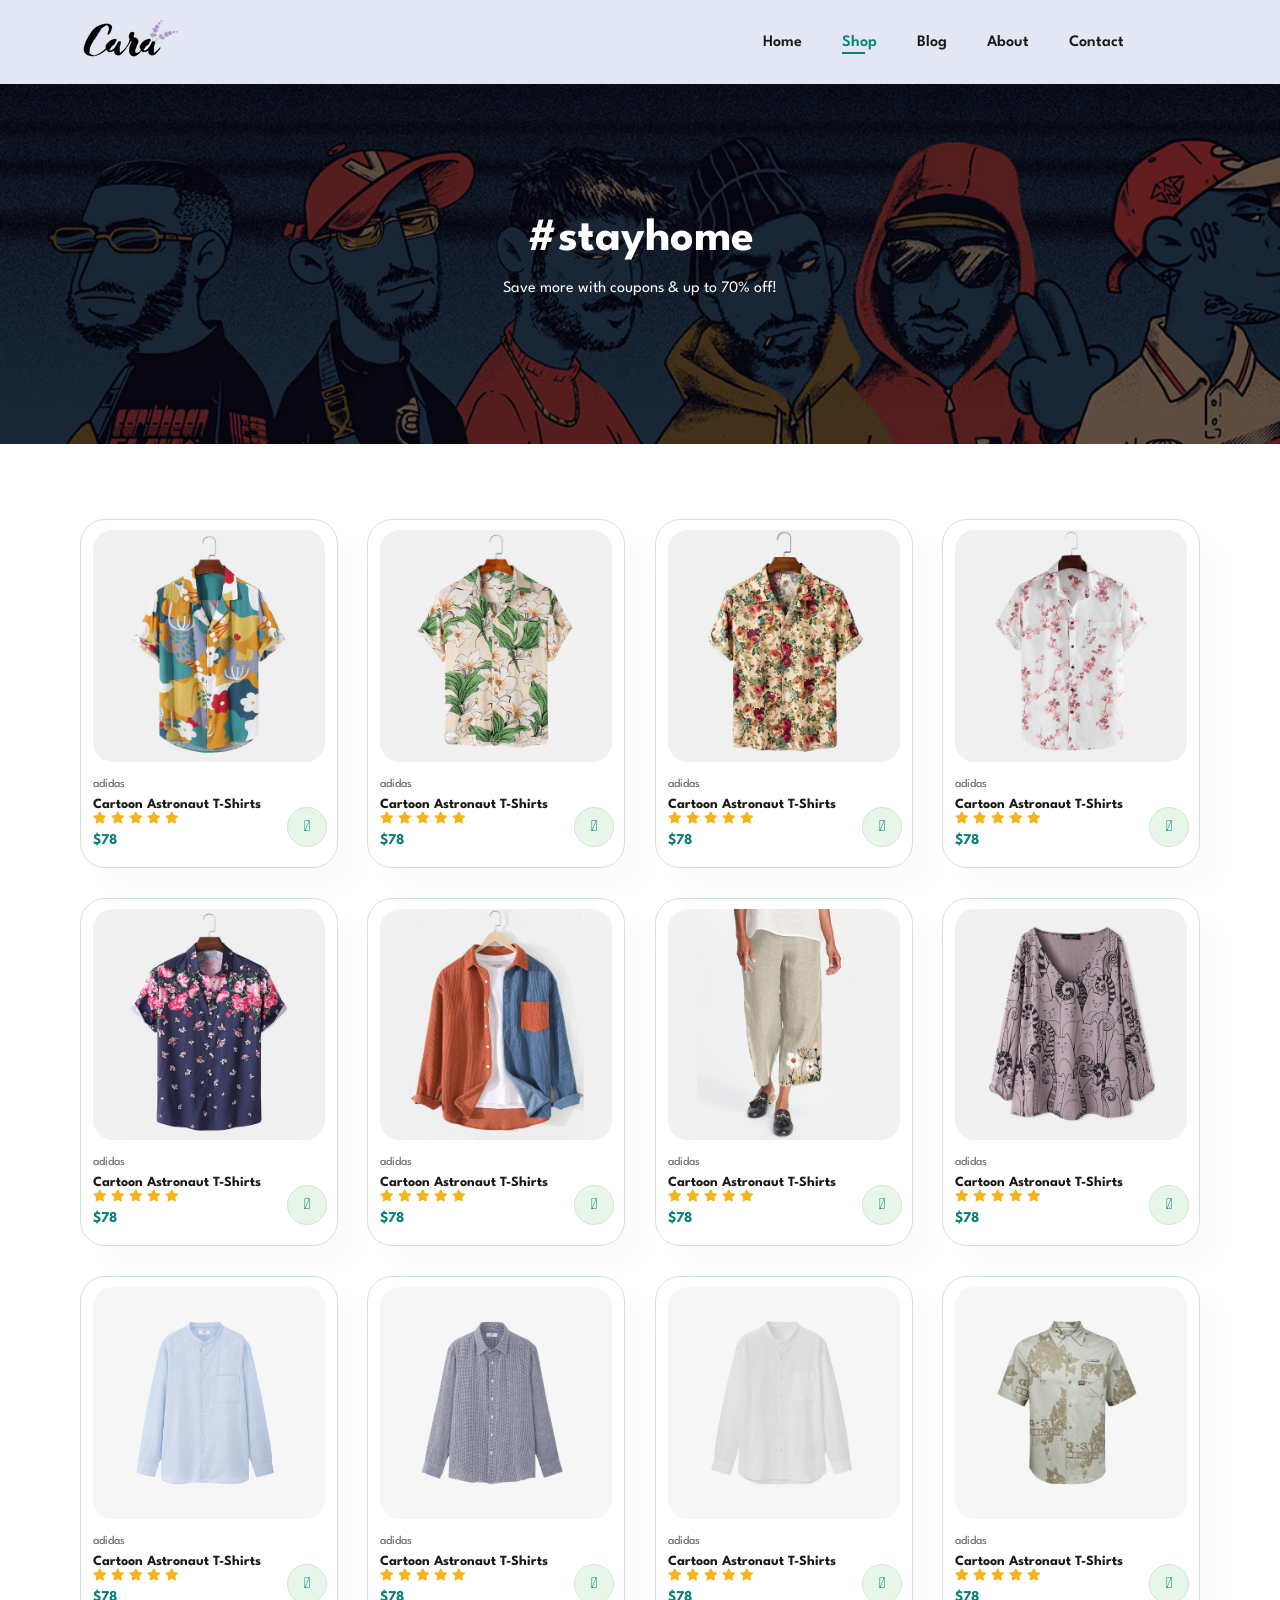
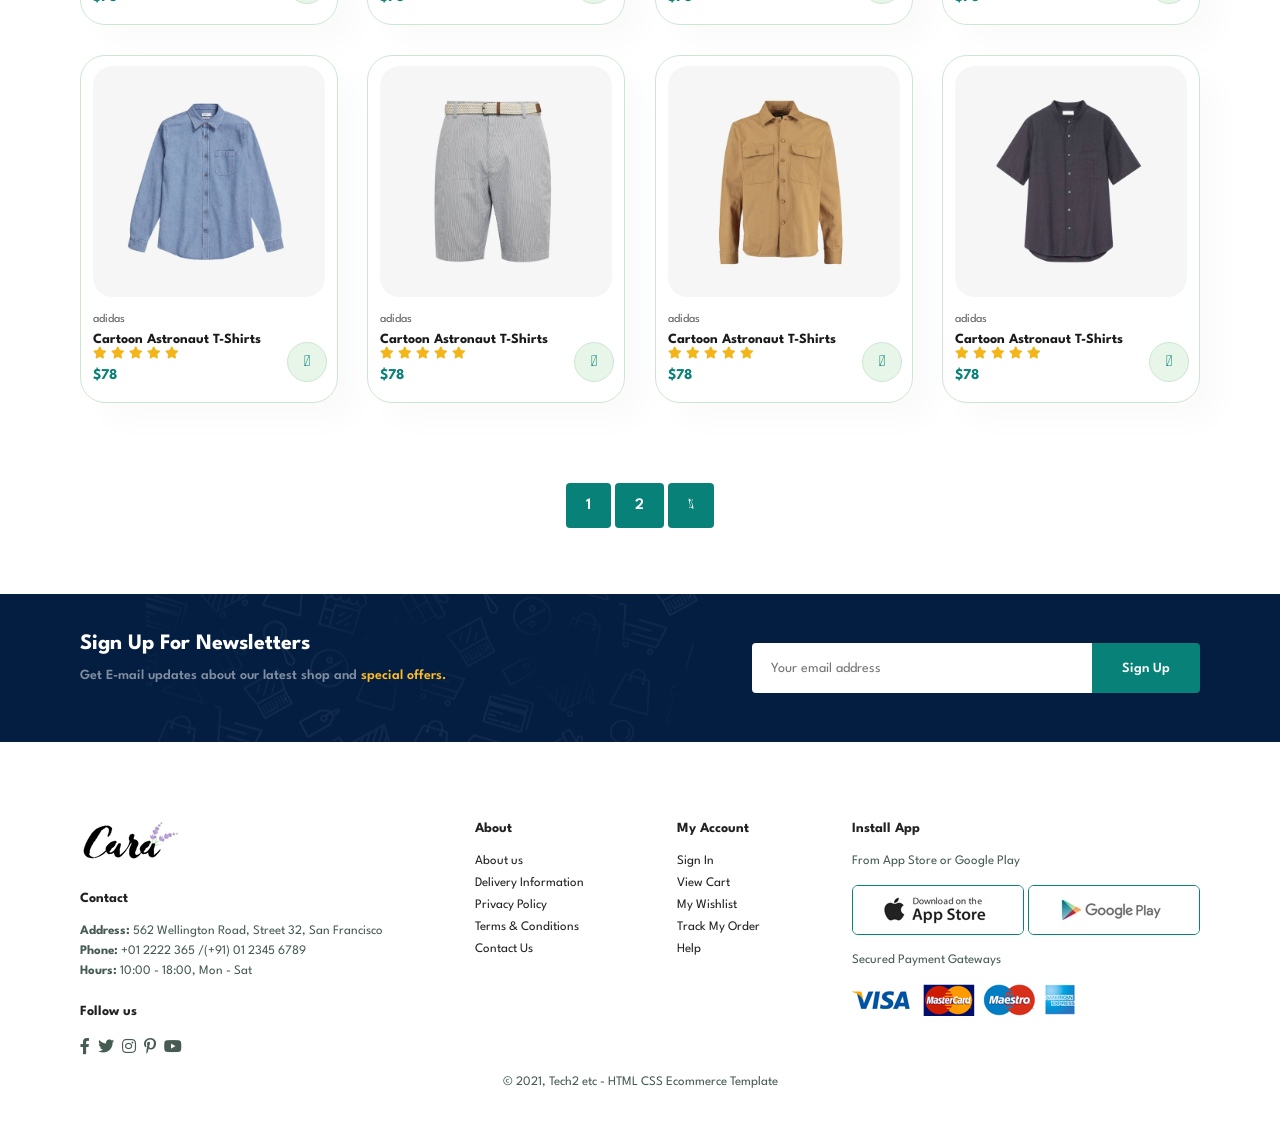
<file: ecommerce site/shop.html>
<!DOCTYPE html>
<html lang="en">
<head>
  <meta charset="UTF-8">
  <meta name="viewport" content="width=device-width, initial-scale=1.0">
  <link rel="stylesheet" href="style.css">
  <link rel="stylesheet" href="https://pro.fontawesome.com/releases/v5.10.0/css/all.css" />
  <title>Tech2etc Ecommerce Tutorial</title>
</head>
<body>
  <section id="header">
    <a href="#"><img src="img/logo.png" class="logo" alt=""></a>

    <div>
      <ul id="navbar">
        <li><a href="index.html">Home</a></li>
        <li><a class="active" href="shop.html">Shop</a></li>
        <li><a href="blog.html">Blog</a></li>
        <li><a href="about.html">About</a></li>
        <li><a href="contact.html">Contact</a></li>
        <li id="lg-bag"><a href="cart.html"><i class="far fa-shopping-bag"></i></a></li>
        <a href="#" id="close"><i class="far fa-times"></i></a>
      </ul>
    </div>
    <div id="mobile">
      <a href="cart.html"><i class="far fa-shopping-bag"></i></a>
      <i id="bar" class="fas fa-outdent"></i>
    </div>
  </section>

  <section id="page-header">
    <h2>#stayhome</h2>
    <p>Save more with coupons & up to 70% off! </p>
  </section>

  <section id="product1" class="section-p1">
    <div class="pro-container">
      <div class="pro" onclick="window.location.href='sproduct.html';">
        <img src="img/products/f1.jpg" alt="">
        <div class="des">
          <span>adidas</span>
          <h5>Cartoon Astronaut T-Shirts</h5>
          <div class="star">
            <i class="fas fa-star"></i>
            <i class="fas fa-star"></i>
            <i class="fas fa-star"></i>
            <i class="fas fa-star"></i>
            <i class="fas fa-star"></i>
          </div>
          <h4>$78</h4>
        </div>
        <a href="#"><i class="fal fa-shopping-cart cart"></i></a>
      </div>
      <div class="pro">
        <img src="img/products/f2.jpg" alt="">
        <div class="des">
          <span>adidas</span>
          <h5>Cartoon Astronaut T-Shirts</h5>
          <div class="star">
            <i class="fas fa-star"></i>
            <i class="fas fa-star"></i>
            <i class="fas fa-star"></i>
            <i class="fas fa-star"></i>
            <i class="fas fa-star"></i>
          </div>
          <h4>$78</h4>
        </div>
        <a href="#"><i class="fal fa-shopping-cart cart"></i></a>
      </div>
      <div class="pro">
        <img src="img/products/f3.jpg" alt="">
        <div class="des">
          <span>adidas</span>
          <h5>Cartoon Astronaut T-Shirts</h5>
          <div class="star">
            <i class="fas fa-star"></i>
            <i class="fas fa-star"></i>
            <i class="fas fa-star"></i>
            <i class="fas fa-star"></i>
            <i class="fas fa-star"></i>
          </div>
          <h4>$78</h4>
        </div>
        <a href="#"><i class="fal fa-shopping-cart cart"></i></a>
      </div>
      <div class="pro">
        <img src="img/products/f4.jpg" alt="">
        <div class="des">
          <span>adidas</span>
          <h5>Cartoon Astronaut T-Shirts</h5>
          <div class="star">
            <i class="fas fa-star"></i>
            <i class="fas fa-star"></i>
            <i class="fas fa-star"></i>
            <i class="fas fa-star"></i>
            <i class="fas fa-star"></i>
          </div>
          <h4>$78</h4>
        </div>
        <a href="#"><i class="fal fa-shopping-cart cart"></i></a>
      </div>
      <div class="pro">
        <img src="img/products/f5.jpg" alt="">
        <div class="des">
          <span>adidas</span>
          <h5>Cartoon Astronaut T-Shirts</h5>
          <div class="star">
            <i class="fas fa-star"></i>
            <i class="fas fa-star"></i>
            <i class="fas fa-star"></i>
            <i class="fas fa-star"></i>
            <i class="fas fa-star"></i>
          </div>
          <h4>$78</h4>
        </div>
        <a href="#"><i class="fal fa-shopping-cart cart"></i></a>
      </div>
      <div class="pro">
        <img src="img/products/f6.jpg" alt="">
        <div class="des">
          <span>adidas</span>
          <h5>Cartoon Astronaut T-Shirts</h5>
          <div class="star">
            <i class="fas fa-star"></i>
            <i class="fas fa-star"></i>
            <i class="fas fa-star"></i>
            <i class="fas fa-star"></i>
            <i class="fas fa-star"></i>
          </div>
          <h4>$78</h4>
        </div>
        <a href="#"><i class="fal fa-shopping-cart cart"></i></a>
      </div>
      <div class="pro">
        <img src="img/products/f7.jpg" alt="">
        <div class="des">
          <span>adidas</span>
          <h5>Cartoon Astronaut T-Shirts</h5>
          <div class="star">
            <i class="fas fa-star"></i>
            <i class="fas fa-star"></i>
            <i class="fas fa-star"></i>
            <i class="fas fa-star"></i>
            <i class="fas fa-star"></i>
          </div>
          <h4>$78</h4>
        </div>
        <a href="#"><i class="fal fa-shopping-cart cart"></i></a>
      </div>
      <div class="pro">
        <img src="img/products/f8.jpg" alt="">
        <div class="des">
          <span>adidas</span>
          <h5>Cartoon Astronaut T-Shirts</h5>
          <div class="star">
            <i class="fas fa-star"></i>
            <i class="fas fa-star"></i>
            <i class="fas fa-star"></i>
            <i class="fas fa-star"></i>
            <i class="fas fa-star"></i>
          </div>
          <h4>$78</h4>
        </div>
        <a href="#"><i class="fal fa-shopping-cart cart"></i></a>
      </div>
      <div class="pro">
        <img src="img/products/n1.jpg" alt="">
        <div class="des">
          <span>adidas</span>
          <h5>Cartoon Astronaut T-Shirts</h5>
          <div class="star">
            <i class="fas fa-star"></i>
            <i class="fas fa-star"></i>
            <i class="fas fa-star"></i>
            <i class="fas fa-star"></i>
            <i class="fas fa-star"></i>
          </div>
          <h4>$78</h4>
        </div>
        <a href="#"><i class="fal fa-shopping-cart cart"></i></a>
      </div>
      <div class="pro">
        <img src="img/products/n2.jpg" alt="">
        <div class="des">
          <span>adidas</span>
          <h5>Cartoon Astronaut T-Shirts</h5>
          <div class="star">
            <i class="fas fa-star"></i>
            <i class="fas fa-star"></i>
            <i class="fas fa-star"></i>
            <i class="fas fa-star"></i>
            <i class="fas fa-star"></i>
          </div>
          <h4>$78</h4>
        </div>
        <a href="#"><i class="fal fa-shopping-cart cart"></i></a>
      </div>
      <div class="pro">
        <img src="img/products/n3.jpg" alt="">
        <div class="des">
          <span>adidas</span>
          <h5>Cartoon Astronaut T-Shirts</h5>
          <div class="star">
            <i class="fas fa-star"></i>
            <i class="fas fa-star"></i>
            <i class="fas fa-star"></i>
            <i class="fas fa-star"></i>
            <i class="fas fa-star"></i>
          </div>
          <h4>$78</h4>
        </div>
        <a href="#"><i class="fal fa-shopping-cart cart"></i></a>
      </div>
      <div class="pro">
        <img src="img/products/n4.jpg" alt="">
        <div class="des">
          <span>adidas</span>
          <h5>Cartoon Astronaut T-Shirts</h5>
          <div class="star">
            <i class="fas fa-star"></i>
            <i class="fas fa-star"></i>
            <i class="fas fa-star"></i>
            <i class="fas fa-star"></i>
            <i class="fas fa-star"></i>
          </div>
          <h4>$78</h4>
        </div>
        <a href="#"><i class="fal fa-shopping-cart cart"></i></a>
      </div>
      <div class="pro">
        <img src="img/products/n5.jpg" alt="">
        <div class="des">
          <span>adidas</span>
          <h5>Cartoon Astronaut T-Shirts</h5>
          <div class="star">
            <i class="fas fa-star"></i>
            <i class="fas fa-star"></i>
            <i class="fas fa-star"></i>
            <i class="fas fa-star"></i>
            <i class="fas fa-star"></i>
          </div>
          <h4>$78</h4>
        </div>
        <a href="#"><i class="fal fa-shopping-cart cart"></i></a>
      </div>
      <div class="pro">
        <img src="img/products/n6.jpg" alt="">
        <div class="des">
          <span>adidas</span>
          <h5>Cartoon Astronaut T-Shirts</h5>
          <div class="star">
            <i class="fas fa-star"></i>
            <i class="fas fa-star"></i>
            <i class="fas fa-star"></i>
            <i class="fas fa-star"></i>
            <i class="fas fa-star"></i>
          </div>
          <h4>$78</h4>
        </div>
        <a href="#"><i class="fal fa-shopping-cart cart"></i></a>
      </div>
      <div class="pro">
        <img src="img/products/n7.jpg" alt="">
        <div class="des">
          <span>adidas</span>
          <h5>Cartoon Astronaut T-Shirts</h5>
          <div class="star">
            <i class="fas fa-star"></i>
            <i class="fas fa-star"></i>
            <i class="fas fa-star"></i>
            <i class="fas fa-star"></i>
            <i class="fas fa-star"></i>
          </div>
          <h4>$78</h4>
        </div>
        <a href="#"><i class="fal fa-shopping-cart cart"></i></a>
      </div>
      <div class="pro">
        <img src="img/products/n8.jpg" alt="">
        <div class="des">
          <span>adidas</span>
          <h5>Cartoon Astronaut T-Shirts</h5>
          <div class="star">
            <i class="fas fa-star"></i>
            <i class="fas fa-star"></i>
            <i class="fas fa-star"></i>
            <i class="fas fa-star"></i>
            <i class="fas fa-star"></i>
          </div>
          <h4>$78</h4>
        </div>
        <a href="#"><i class="fal fa-shopping-cart cart"></i></a>
      </div>
    </div>
  </section>

  <section id="pagination" class="section-p1">
    <a href="#">1</a>
    <a href="#">2</a>
    <a href="#"><i class="fal fa-long-arrow-alt-right"></i></a>
  </section>

  <section id="newsletter" class="section-p1 section-m1">
    <div class="newstext">
      <h4>Sign Up For Newsletters</h4>
      <p>Get E-mail updates about our latest shop and <span>special offers.</span></p>
    </div>
    <div class="form">
      <input type="text" placeholder="Your email address">
      <button class="normal">Sign Up</button>
    </div>
  </section>

  <footer class="section-p1">
    <div class="col">
      <img class="logo" src="img/logo.png" alt="">
      <h4>Contact</h4>
      <p><strong>Address: </strong> 562 Wellington Road, Street 32, San Francisco</p>
      <p><strong>Phone:</strong> +01 2222 365 /(+91) 01 2345 6789</p>
      <p><strong>Hours:</strong> 10:00 - 18:00, Mon - Sat</p>
      <div class="follow">
        <h4>Follow us</h4>
        <div class="icon">
          <i class="fab fa-facebook-f"></i>
          <i class="fab fa-twitter"></i>
          <i class="fab fa-instagram"></i>
          <i class="fab fa-pinterest-p"></i>
          <i class="fab fa-youtube"></i>
        </div>
      </div>
    </div>
    <div class="col">
      <h4>About</h4>
      <a href="#">About us</a>
      <a href="#">Delivery Information</a>
      <a href="#">Privacy Policy</a>
      <a href="#">Terms & Conditions</a>
      <a href="#">Contact Us</a>
    </div>

    <div class="col">
      <h4>My Account</h4>
      <a href="#">Sign In</a>
      <a href="#">View Cart</a>
      <a href="#">My Wishlist</a>
      <a href="#">Track My Order</a>
      <a href="#">Help</a>
    </div>

    <div class="col install">
      <h4>Install App</h4>
      <p>From App Store or Google Play</p>
      <div class="row">
        <img src="img/pay/app.jpg" alt="">
        <img src="img/pay/play.jpg" alt="">
      </div>
      <p>Secured Payment Gateways </p>
      <img src="img/pay/pay.png" alt="">
    </div>

    <div class="copyright">
      <p>© 2021, Tech2 etc - HTML CSS Ecommerce Template</p>
    </div>

  </footer>

  <script src="./app.js"></script>
</body>
</html>
</file>
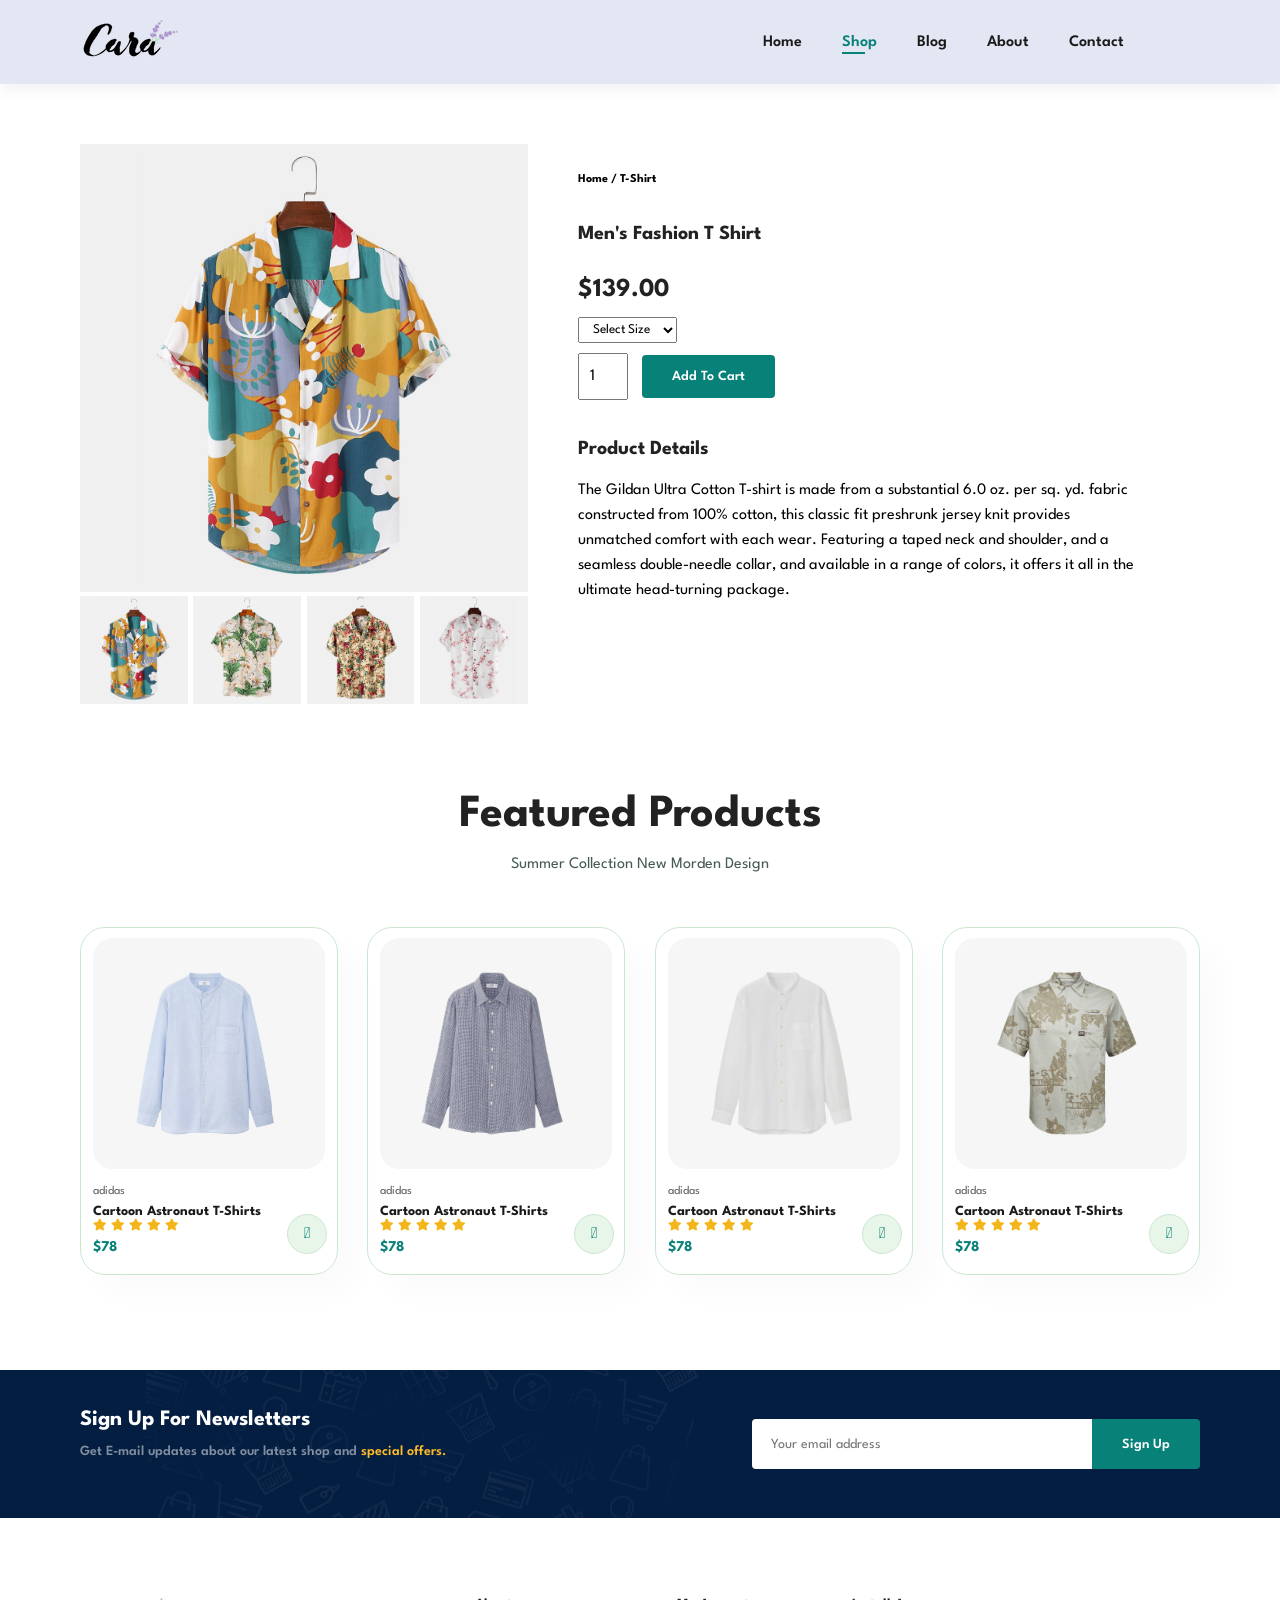
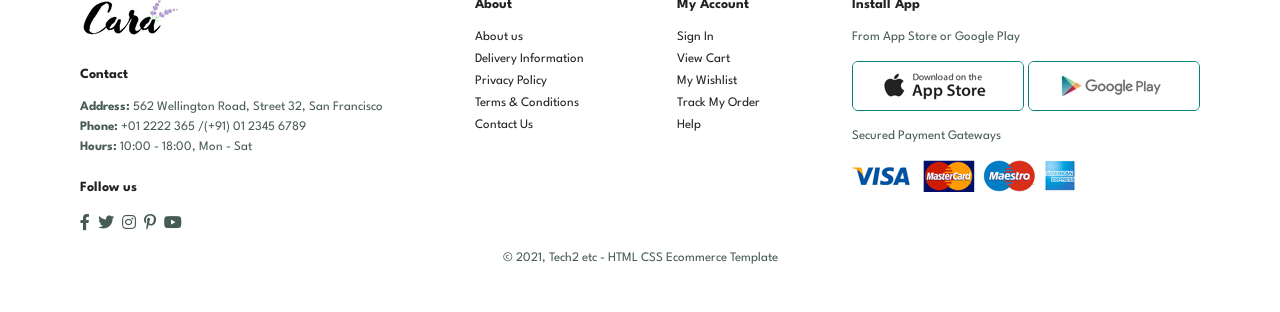
<file: ecommerce site/sproduct.html>
<!DOCTYPE html>
<html lang="en">
<head>
  <meta charset="UTF-8">
  <meta name="viewport" content="width=device-width, initial-scale=1.0">
  <link rel="stylesheet" href="style.css">
  <link rel="stylesheet" href="https://pro.fontawesome.com/releases/v5.10.0/css/all.css" />
  <title>Tech2etc Ecommerce Tutorial</title>
</head>
<body>
  <section id="header">
    <a href="#"><img src="img/logo.png" class="logo" alt=""></a>

    <div>
      <ul id="navbar">
        <li><a href="index.html">Home</a></li>
        <li><a class="active" href="shop.html">Shop</a></li>
        <li><a href="blog.html">Blog</a></li>
        <li><a href="about.html">About</a></li>
        <li><a href="contact.html">Contact</a></li>
        <li id="lg-bag"><a href="cart.html"><i class="far fa-shopping-bag"></i></a></li>
        <a href="#" id="close"><i class="far fa-times"></i></a>
      </ul>
    </div>
    <div id="mobile">
      <a href="cart.html"><i class="far fa-shopping-bag"></i></a>
      <i id="bar" class="fas fa-outdent"></i>
    </div>
  </section>

  <section id="prodetails" class="section-p1">
    <div class="single-pro-image">
      <img src="img/products/f1.jpg" width="100%" id="MainImg" alt="">

      <div class="small-img-group">
        <div class="small-img-col">
          <img src="img/products/f1.jpg" width="100%" class="small-img" alt="">
        </div>
        <div class="small-img-col">
          <img src="img/products/f2.jpg" width="100%" class="small-img" alt="">
        </div>
        <div class="small-img-col">
          <img src="img/products/f3.jpg" width="100%" class="small-img" alt="">
        </div>
        <div class="small-img-col">
          <img src="img/products/f4.jpg" width="100%" class="small-img" alt="">
        </div>
      </div>
    </div>

    <div class="single-pro-details">
      <h6>Home / T-Shirt</h6>
      <h4>Men's Fashion T Shirt</h4>
      <h2>$139.00</h2>
      <select>
        <option>Select Size</option>
        <option>XL</option>
        <option>XXL</option>
        <option>Small</option>
        <option>Large</option>
      </select>
      <input type="number" value="1">
      <button class="normal">Add To Cart</button>
      <h4>Product Details</h4>
      <span>The Gildan Ultra Cotton T-shirt is made from a substantial 6.0 oz. per
        sq. yd. fabric constructed from 100% cotton, this classic fit preshrunk jersey
        knit provides unmatched comfort with each wear. Featuring a taped neck and
        shoulder, and a seamless double-needle collar, and available in a range of
        colors, it offers it all in the ultimate head-turning package.</span>
    </div>
  </section>

  <section id="product1" class="section-p1">
    <h2>Featured Products </h2>
    <p>Summer Collection New Morden Design</p>
    <div class="pro-container">
      <div class="pro">
        <img src="img/products/n1.jpg" alt="">
        <div class="des">
          <span>adidas</span>
          <h5>Cartoon Astronaut T-Shirts</h5>
          <div class="star">
            <i class="fas fa-star"></i>
            <i class="fas fa-star"></i>
            <i class="fas fa-star"></i>
            <i class="fas fa-star"></i>
            <i class="fas fa-star"></i>
          </div>
          <h4>$78</h4>
        </div>
        <a href="#"><i class="fal fa-shopping-cart cart"></i></a>
      </div>
      <div class="pro">
        <img src="img/products/n2.jpg" alt="">
        <div class="des">
          <span>adidas</span>
          <h5>Cartoon Astronaut T-Shirts</h5>
          <div class="star">
            <i class="fas fa-star"></i>
            <i class="fas fa-star"></i>
            <i class="fas fa-star"></i>
            <i class="fas fa-star"></i>
            <i class="fas fa-star"></i>
          </div>
          <h4>$78</h4>
        </div>
        <a href="#"><i class="fal fa-shopping-cart cart"></i></a>
      </div>
      <div class="pro">
        <img src="img/products/n3.jpg" alt="">
        <div class="des">
          <span>adidas</span>
          <h5>Cartoon Astronaut T-Shirts</h5>
          <div class="star">
            <i class="fas fa-star"></i>
            <i class="fas fa-star"></i>
            <i class="fas fa-star"></i>
            <i class="fas fa-star"></i>
            <i class="fas fa-star"></i>
          </div>
          <h4>$78</h4>
        </div>
        <a href="#"><i class="fal fa-shopping-cart cart"></i></a>
      </div>
      <div class="pro">
        <img src="img/products/n4.jpg" alt="">
        <div class="des">
          <span>adidas</span>
          <h5>Cartoon Astronaut T-Shirts</h5>
          <div class="star">
            <i class="fas fa-star"></i>
            <i class="fas fa-star"></i>
            <i class="fas fa-star"></i>
            <i class="fas fa-star"></i>
            <i class="fas fa-star"></i>
          </div>
          <h4>$78</h4>
        </div>
        <a href="#"><i class="fal fa-shopping-cart cart"></i></a>
      </div>
    </div>
  </section>

  <section id="newsletter" class="section-p1 section-m1">
    <div class="newstext">
      <h4>Sign Up For Newsletters</h4>
      <p>Get E-mail updates about our latest shop and <span>special offers.</span></p>
    </div>
    <div class="form">
      <input type="text" placeholder="Your email address">
      <button class="normal">Sign Up</button>
    </div>
  </section>

  <footer class="section-p1">
    <div class="col">
      <img class="logo" src="img/logo.png" alt="">
      <h4>Contact</h4>
      <p><strong>Address: </strong> 562 Wellington Road, Street 32, San Francisco</p>
      <p><strong>Phone:</strong> +01 2222 365 /(+91) 01 2345 6789</p>
      <p><strong>Hours:</strong> 10:00 - 18:00, Mon - Sat</p>
      <div class="follow">
        <h4>Follow us</h4>
        <div class="icon">
          <i class="fab fa-facebook-f"></i>
          <i class="fab fa-twitter"></i>
          <i class="fab fa-instagram"></i>
          <i class="fab fa-pinterest-p"></i>
          <i class="fab fa-youtube"></i>
        </div>
      </div>
    </div>
    <div class="col">
      <h4>About</h4>
      <a href="#">About us</a>
      <a href="#">Delivery Information</a>
      <a href="#">Privacy Policy</a>
      <a href="#">Terms & Conditions</a>
      <a href="#">Contact Us</a>
    </div>

    <div class="col">
      <h4>My Account</h4>
      <a href="#">Sign In</a>
      <a href="#">View Cart</a>
      <a href="#">My Wishlist</a>
      <a href="#">Track My Order</a>
      <a href="#">Help</a>
    </div>

    <div class="col install">
      <h4>Install App</h4>
      <p>From App Store or Google Play</p>
      <div class="row">
        <img src="img/pay/app.jpg" alt="">
        <img src="img/pay/play.jpg" alt="">
      </div>
      <p>Secured Payment Gateways </p>
      <img src="img/pay/pay.png" alt="">
    </div>

    <div class="copyright">
      <p>© 2021, Tech2 etc - HTML CSS Ecommerce Template</p>
    </div>

  </footer>

  <script>
    var MainImg = document.getElementById("MainImg")
    var smallimg = document.getElementsByClassName("small-img")

    smallimg[0].onclick = function(){
      MainImg.src = smallimg[0].src
    }
    smallimg[1].onclick = function(){
      MainImg.src = smallimg[1].src
    }
    smallimg[2].onclick = function(){
      MainImg.src = smallimg[2].src
    }
    smallimg[3].onclick = function(){
      MainImg.src = smallimg[3].src
    }
  </script>

  <script src="./app.js"></script>
</body>
</html>
</file>
<file: ecommerce site/style.css>
@import url("https://fonts.googleapis.com/css2?family=Spartan:wght@100;200;300;400;500;600;700;800;900&display=swap");
* {
  margin: 0;
  padding: 0;
  box-sizing: border-box;
  font-family: "Spartan", sans-serif;
}

html {
  scroll-behavior: smooth;
}

/* Global Styles */

h1 {
  font-size: 50px;
  line-height: 64px;
  color: #222;
}

h2 {
  font-size: 46px;
  line-height: 54px;
  color: #222;
}

h4 {
  font-size: 20px;
  color: #222;
}

h6 {
  font-weight: 700;
  font-size: 12px;
}

p {
  font-size: 16px;
  color: #465b52;
  margin: 15px 0 20px 0;
}

.section-p1 {
  padding: 40px 80px;
}

.section-m1 {
  margin: 40px 0;
}

button.normal {
  font-size: 14px;
  font-weight: 600;
  padding: 15px 30px;
  color: #000;
  background-color: #fff;
  border-radius: 4px;
  cursor: pointer;
  border: none;
  outline: none;
  transition: 0.2s;
}

button.white {
  font-size: 13px;
  font-weight: 600;
  padding: 11px 18px;
  color: #fff;
  background-color: transparent;
  cursor: pointer;
  border: 1px solid #fff;
  outline: none;
  transition: 0.2s;
}



body {
  width: 100%;
}

/* Header Start */

#header {
  display: flex;
  align-items: center;
  justify-content: space-between;
  padding: 20px 80px;
  background: #E3E6F3;
  box-shadow: 0 5px 15px rgba(0, 0, 0, 0.06);
  z-index: 999;
  position: sticky;
  top: 0;
  left: 0;
}

#navbar {
  display: flex;
  align-items: center;
  justify-content: center;
}

#navbar li {
  list-style: none;
  padding: 0 20px;
  position: relative;
}

#navbar li a {
  text-decoration: none;
  font-size: 16px;
  font-weight: 600;
  color: #1a1a1a;
  transition: 0.3s ease;
}

#navbar li a:hover, 
#navbar li a.active {
  color: #088178;
}

#navbar li a.active::after,
#navbar li a:hover::after {
  content: "";
  width: 30%;
  height: 2px;
  background: #088178;
  position: absolute;
  bottom: -4px;
  left: 20px;
}

 #mobile {
    display: none;
    align-items: center;
  }

  #close {
    display: none;
  }

#hero {
  background-image: url(img/hero4.png);
  height: 90vh;
  width: 100%;
  background-size: cover;
  background-position: top 25% right 0;
  padding: 0 80px;
  display: flex;
  flex-direction: column;
  align-items: flex-start;
  justify-content: center;
}

#hero h4 {
  padding-bottom: 15px;
}

#hero h1 {
 color: #088178;
}

#hero button {
background-image: url(img/button.png);
background-color: transparent;
color: #088178;
border: 0;
padding: 14px 80px 14px 65px;
background-repeat: no-repeat;
cursor: pointer;
font-weight: 700;
font-size: 15px;
}

#feature {
  display: flex;
  align-items: center;
  justify-content: space-between;
  flex-wrap: wrap;
}

#feature .fe-box {
  width: 180px;
  text-align: center;
  padding: 25px 15px;
  box-shadow: 20px 20px 34px rgba(0, 0, 0, 0.03);
  border: 1px solid #cce7d0;
  border-radius: 4px;
  margin: 15px 0;
}

#feature .fe-box:hover {
  box-shadow: 10px 10px 54px rgba(70, 62, 221, 0.1);
}

#feature .fe-box img {
  width: 100%;
  margin-bottom: 10px;
}

#feature .fe-box h6 {
  display: inline-block;
  padding: 9px 8px 6px 8px;
  line-height: 1;
  border-radius: 4px;
  color: #088178;
  background-color: #fddde4;
}

#feature .fe-box:nth-child(2) h6 {
  background-color: #cdebbc;
}
#feature .fe-box:nth-child(3) h6 {
  background-color: #d1e8f2;
}
#feature .fe-box:nth-child(4) h6 {
  background-color: #cdd4f8;
}
#feature .fe-box:nth-child(5) h6 {
  background-color: #f6dbf6;
}
#feature .fe-box:nth-child(6) h6 {
  background-color: #fff2e5;
}

#product1 {
  text-align: center;
}

#product1 .pro-container {
  display: flex;
  justify-content: space-between;
  padding-top: 20px;
  flex-wrap: wrap;
}

#product1 .pro {
  width: 23%;
  min-width: 250px;
  padding: 10px 12px;
  border: 1px solid #cce7d0;
  border-radius: 25px;
  cursor: pointer;
  box-shadow: 20px 20px 30px rgba(0, 0, 0, 0.02);
  margin: 15px 0;
  transition: 0.2s ease;
  position: relative;
}

#product1 .pro:hover {
  box-shadow: 20px 20px 30px rgba(0, 0, 0, 0.06);
}

#product1 .pro img {
  width: 100%;
  border-radius: 20px;
}

#product1 .pro .des {
  text-align: start;
  padding: 10px 0;
}

#product1 .pro .des span {
color: #606063;
font-size: 12px;
}

#product1 .pro .des h5 {
padding-top: 7px;
color: #1a1a1a;
font-size: 14px;
}

#product1 .pro .des i {
  font-size: 12px;
  color: rgb(243, 181, 25);
}

#product1 .pro .des h4 {
padding-top: 7px;
font-size: 15px;
font-weight: 700;
color: #088178;
}

#product1 .pro .cart {
width: 40px;
height: 40px;
line-height: 40px;
border-radius: 50px;
background-color: #e8f6ea;
font-weight: 500;
color: #088178;
border: 1px solid #cce7d0;
position: absolute;
bottom: 20px;
right: 10px;
}

#banner {
  display: flex;
  flex-direction: column;
  justify-content: center;
  align-items: center;
  text-align: center;
  background-image: url(img/banner/b2.jpg);
  width: 100%;
  height: 40vh;
  background-size: cover;
  background-position: center;
}

#banner h4 {
color: #fff;
font-size: 16px;
}

#banner h2 {
  color: #fff;
  font-size: 30px;
  padding: 10px 0;
}

#banner h2 span {
  color: #ef3636;
}

#banner button:hover {
  background: #088178;
  color: #fff;
}

#sm-banner {
  display: flex;
  flex-wrap: wrap;
  justify-content: space-between;
  gap: 30px; 
}

#sm-banner .banner-box {
  flex: 1 1 48%; 
  height: 50vh;
  padding: 30px;
  display: flex;
  flex-direction: column;
  justify-content: center;
  align-items: flex-start;
  background-image: url(img/banner/b17.jpg);
  background-size: cover;
  background-position: center;
}

#sm-banner .banner-box2 {
  background-image: url(img/banner/b10.jpg);
}

#sm-banner h4 {
  color: #fff;
  font-size: 20px;
  font-weight: 300;
}
#sm-banner h2 {
  color: #fff;
  font-size: 28px;
  font-weight: 800;
}

#sm-banner span {
  color: #fff;
  font-size: 14px;
  font-weight: 500;
  padding-bottom: 15px;
}

#sm-banner .banner-box:hover button {
  background-color: #088178;
  border: 1px solid #088178;
}

#banner3 {
  display: flex;
  justify-content: space-between;
  flex-wrap: wrap;
  padding: 0 80px;
}

#banner3 .banner-box {
  display: flex;
  flex-direction: column;
  justify-content: center;
  align-items: flex-start;
  background-image: url(img/banner/b7.jpg);
  min-width: 30%;
  height: 30vh;
  background-size: cover;
  background-position: center;
  padding: 20px;
  margin-bottom: 20px;
}

#banner3 .banner-box2 {
  background-image: url(img/banner/b4.jpg);
}

#banner3 .banner-box3 {
  background-image: url(img/banner/b18.jpg);
}

#banner3 h2 {
  color: #fff;
  font-weight: 900;
  font-size: 22px;
}

#banner3 h3 {
  color: #ec554e;
  font-weight: 800;
  font-size: 15px;
}

#newsletter {
  display: flex;
  justify-content: space-between;
  flex-wrap: wrap;
  align-items: center;
  background-image: url(img/banner/b14.png);
  background-repeat: no-repeat;
  background-position: 20% 30%;
  background-color: #041e42;
}

#newsletter h4{
  font-size: 22px;
  font-weight: 700;
  color: #fff;
}

#newsletter p{
  font-size: 14px;
  font-weight: 600;
  color: #818ea0;
}

#newsletter p span {
 color: #ffbd27;
}

#newsletter .form {
  display: flex;
  width: 40%;
}

#newsletter input {
  height: 3.125rem;
  padding: 0 1.25em;
  font-size: 14px;
  width: 100%;
  border: 1px solid transparent;
  border-radius: 4px;
  outline: none;
  border-top-right-radius: 0;
  border-bottom-right-radius: 0;
}

#newsletter button {
  background-color: #088178;
  color: #fff;
  white-space: nowrap;
  border-top-left-radius: 0;
  border-bottom-left-radius: 0;
}

footer {
  display: flex;
  flex-wrap: wrap;
  justify-content: space-between;
}

footer .col {
  display: flex;
  flex-direction: column;
  align-items: flex-start;
  margin-bottom: 20px;
}

footer .logo {
  margin-bottom: 30px;
}

footer h4 {
  font-size: 14px;
  padding-bottom: 20px;
}

footer p {
  font-size: 13px;
  margin: 0 0 8px 0;
}

footer a {
  font-size: 13px;
  text-decoration: none;
  color: #222;
  margin-bottom: 10px;
}

footer .follow {
  margin-top: 20px;
}

footer .follow i {
  color: #465b52;
  padding-right: 4px;
  cursor: pointer;
}

footer .install .row img {
  border: 1px solid #088178;
  border-radius: 6px;
}

footer .install img {
  margin: 10px 0 15px 0;
}

footer .follow i:hover,
footer a:hover {
  color: #088178;
}

footer .copyright {
  width: 100%;
  text-align: center;
}

/* Shop Page */

#page-header {
  background-image: url(img/banner/b1.jpg);
  width: 100%;
  height: 40vh;
  background-size: cover;
  display: flex;
  justify-content: center;
  text-align: center;
  flex-direction: column;
  padding: 14px;
}

#page-header h2,
#page-header p {
  color: #fff;
}

#pagination {
  text-align: center;
}

#pagination a {
  text-decoration: none;
  background-color: #088178;
  padding: 15px 20px;
  border-radius: 4px;
  color: #fff;
  font-weight: 600;
}

#pagination a i {
  font-size: 16px;
  font-weight: 600;
}

/* Single Product */

#prodetails {
  display: flex;
  margin-top: 20px;
}

#prodetails .single-pro-image {
  width: 40%;
  margin-right: 50px;
}

.small-img-group {
  display: flex;
  justify-content: space-between;
}

.small-img-col {
  flex-basis: 24%;
  cursor: pointer;
}

#prodetails .single-pro-details {
  width: 50%;
  padding-top: 30px;
}

#prodetails .single-pro-details h4 {
  padding: 40px 0 20px 0;
}

#prodetails .single-pro-details h2 {
  font-size: 26px;
}

#prodetails .single-pro-details select {
  display: block;
  padding: 5px 10px;
  margin-bottom: 10px;
}

#prodetails .single-pro-details input {
  width: 50px;
  height: 47px;
  padding-left: 10px;
  font-size: 16px;
  margin-right: 10px;
}

#prodetails .single-pro-details input:focus {
  outline: none;
}

#prodetails .single-pro-details button {
  background: #088178;
  color: #fff;
}

#prodetails .single-pro-details span {
  line-height: 25px;
}

/* Blog Page */

#page-header.blog-header {
background-image: url(img/banner/b19.jpg);
}

#blog {
  padding: 150px 150px 0 150px;
}

#blog .blog-box {
  display: flex;
  align-items: center;
  width: 100%;
  position: relative;
  padding-bottom: 90px;
}

#blog .blog-img {
  width: 50%;
  margin-right: 40px;
}

#blog img {
  width: 100%;
  height: 350px;
  object-fit: cover;
}

#blog .blog-details {
  width: 50%;
}

#blog .blog-details a {
  text-decoration: none;
  font-size: 11px;
  color: #000;
  font-weight: 700;
  position: relative;
  transition: 0.3s;
}

#blog .blog-details a::after {
content: "";
width: 50px;
height: 1px;
background-color: #000;
position: absolute;
top: 4px;
right: -60px;
}

#blog .blog-details a:hover {
  color: #088178;
}

#blog .blog-details a:hover::after {
  background-color: #088178;
}

#blog .blog-box h1 {
  position: absolute;
  top: -40px;
  left: 0;
  font-size: 70px;
  font-weight: 700;
  color: #c9cbce;
  z-index: -9;
}

/* About Page */

#page-header.about-header {
  background-image: url(img/about/banner.png);
}

#about-head {
  display: flex;
  align-items: center;
}

#about-head img {
  width: 50%;
  height: auto;
}

#about-head div {
  padding-left: 40px;
}

#about-app {
  text-align: center;
}

#about-app .video {
  width: 70%;
  height: 100%;
  margin: 30px auto 0 auto;
}

#about-app .video video {
  width: 100%;
  height: 100%;
  border-radius: 20px;
}

/* Contact Page */

#contact-details {
  display: flex;
  align-items: center;
  justify-content: space-between;
}

#contact-details .details {
  width: 40%;
}

#contact-details .details span,
#form-details form span {
  font-size: 12px;
}

#contact-details .details h2,
#form-details form h2 {
  font-size: 26px;
  line-height: 35px;
  padding: 20px 0;
}

#contact-details .details h3 {
  font-size: 16px;
  padding-bottom: 15px;
}

#contact-details .details li {
  list-style: none;
  display: flex;
  padding: 10px 0;
}

#contact-details .details li i {
  font-size: 14px;
  padding-right: 22px;
}

#contact-details .details li p {
  margin: 0;
  font-size: 14px;
}

#contact-details .map {
  width: 55%;
  height: 400px;
}

#contact-details .map iframe {
  width: 100%;
  height: 100%;
}

#form-details {
  display: flex;
  justify-content: space-between;
  margin: 30px;
  padding: 80px;
  border: 1px solid #e1e1e1;
}

#form-details form {
  width: 65%;
  display: flex;
  flex-direction: column;
  align-items: flex-start;
}

#form-details form input,
#form-details form textarea {
  width: 100%;
  padding: 12px 15px;
  outline: none;
  margin-bottom: 20px;
  border: 1px solid #e1e1e1;
}

#form-details form button {
  background-color: #088178;
  color: #fff;
}

#form-details .people div {
  padding-bottom: 25px;
  display: flex;
  align-items: flex-start;
}

#form-details .people div img {
  width: 65px;
  height: 65px;
  object-fit: cover;
  margin-right: 15px;
}

#form-details .people div p {
  margin: 0;
  font-size: 13px;
  line-height: 25px;
}

#form-details .people div p span {
  display: block;
  font-size: 16px;
  font-weight: 600;
  color: #000;
}

/* Cart Page */

#cart {
  overflow-x: auto;
}

#cart table {
  width: 100%;
  border-collapse: collapse;
  table-layout: fixed;
  white-space: nowrap;
}

#cart table img {
  width: 70px;
}

#cart table td:nth-child(1) {
  width: 100px;
  text-align: center;
}
#cart table td:nth-child(2) {
  width: 150px;
  text-align: center;
}
#cart table td:nth-child(3) {
  width: 250px;
  text-align: center;
}
#cart table td:nth-child(4),
#cart table td:nth-child(5),
#cart table td:nth-child(6) {
  width: 150px;
  text-align: center;
}

#cart table td:nth-child(5) input {
  width: 70px;
  padding: 10px 5px 10px 15px;
}

#cart table thead {
  border: 1px solid #e2e9e1;
  border-left: none;
  border-right: none;
}

#cart table thead td {
  font-weight: 700;
  text-transform: uppercase;
  font-size: 13px;
  padding: 18px 0;
}

#cart table tbody tr td {
  padding-top: 15px;
}

#cart table tbody td {
  font-size: 13px;
}

#cart-add {
  display: flex;
  flex-wrap: wrap;
  justify-content: space-between;
}

#coupon {
  width: 50%;
  margin-bottom: 30px;
}

#coupon h3,
#subtotal h3 {
  padding-bottom: 15px;
}

#coupon input {
  padding: 10px 20px;
  outline: none;
  width: 60%;
  margin-right: 10px;
  border: 1px solid #e2e9e1;
}

#coupon button,
#subtotal button {
  background-color: #088178;
  color: #fff;
  padding: 12px 20px;
}

#subtotal {
  width: 50%;
  margin-bottom: 30px;
  border: 1px solid #e2e9e1;
  padding: 30px;
}

#subtotal table {
  border-collapse: collapse;
  width: 100%;
  margin-bottom: 20px;
}

#subtotal table td {
  width: 50%;
  border: 1px solid #e2e9e1;
  padding: 10px;
  font-size: 13px;
}

@media (max-width: 799px) {
  .section-p1 {
    padding: 40px 40px;
  }
  #navbar {
    display: flex;
    flex-direction: column;
    align-items: flex-start;
    justify-content: flex-start;
    position: fixed;
    top: 0;
    right: -300px;
    height: 100vh;
    width: 300px;
    background-color: #E3E6F3;
    box-shadow: 0 40px 60px rgba(0, 0, 0, 0.1);
    padding: 80px 0 0 10px;
    transition: 0.3s;
  }
  #navbar.active {
    right: 0px;
  }

  #navbar li {
    margin-bottom: 25px;
  }
  #mobile {
    display: flex;
    align-items: center;
  }
  #mobile i {
    color: #1a1a1a;
    font-size: 24px;
    padding-left: 20px;
  }
  #close {
    display: initial;
    position: absolute;
    top: 30px;
    left: 30px;
    color: #222;
    font-size: 24px;
  }
  #lg-bag {
    display: none;
  }
  #hero {
    height: 140vh;
    padding: 0 72px;
    background-position: top 30% right 30%;
  }
  #feature {
    justify-content: center;
  }
  #feature .fe-box {
    margin: 15px 15px;
  }
  #product1 .pro-container {
    justify-content: center;
  }
  #product1 .pro {
    margin: 15px;
  }
  #banner {
    height: 60vh;
  }
  #sm-banner {
  gap: 0px; 
  }
  #sm-banner .banner-box {
    min-width: 100%;
    height: 70vh;
  }
  #banner3 {
    padding: 0 40px;
  }
  #banner3 .banner-box {
    width: 28%;
    height: 240px;
  }
  #newsletter .form {
    width: 70%;
  }
  /* Contact Page */
  #form-details {
    padding: 40px;
  }
  #form-details form {
    width: 50%;
  }
}

@media (max-width: 477px) {
  .section-p1 {
    padding: 20px;
  }
  #header {
    padding: 10px 30px;
  }
  h1 {
    font-size: 38px;
  }
  h2 {
    font-size: 32px;
  }
  #hero {
    padding: 0 20px;
    background-position: 60%;
  }
  #feature {
  display: flex;
  justify-content: space-between;
  flex-wrap: wrap;
  gap: 15px;
  }
  #feature .fe-box {
    flex: 0 0 175px;
  }
  #product1 .pro {
    width: 100%;
  }
  #banner {
    height: 40vh;
  }
  #sm-banner .banner-box {
    height: 40vh;
  }
  #sm-banner .banner-box2 {
    margin-top: 20px;
  }
  #banner3 {
    padding: 0 20px;
  }
  #banner3 .banner-box {
    width: 100%;
  }
  #newsletter {
    padding: 40px 20px;
  }
  #newsletter .form {
    width: 100%;
  }
  .row img {
    display: block;
  }
  footer .copyright {
    text-align: start;
  }
  /* Single Product */

  #prodetails {
    display: flex;
    flex-direction: column;
  }
  #prodetails .single-pro-image {
    width: 100%;
    margin-right: 0px;
  }
  #prodetails .single-pro-details {
    width: 100%;
  }

  /* Blog Page */
  #blog {
    padding: 100px 20px 0 20px;
  }
  #blog .blog-box {
    display: flex;
    flex-direction: column;
    align-items: flex-start;
  }
  #blog .blog-img {
    width: 100%;
    margin-right: 0px;
    margin-bottom: 30px;
  }
  #blog .blog-details {
    width: 100%;
  }

  /* About Page */
  #about-head {
    flex-direction: column;
  }
  #about-head img{
    width: 100%;
    margin-bottom: 20px;
  }
  #about-head div {
    padding-left: 0px;
  }
  #about-app .video {
    width: 100%;
  }
  /* Contact Page */
  #contact-details {
    flex-direction: column;
  }
  #contact-details .details {
    width: 100%;
    margin-bottom: 30px;
  }
  #contact-details .map {
    width: 100%;
  }
  #form-details {
    margin: 10px;
    padding: 30px 10px;
    flex-wrap: wrap;
  }

  #form-details form {
    width: 100%;
    margin-bottom: 30px;
  }
  /* Cart Page */
  #cart-add {
    flex-direction: column;
  }
  #coupon {
    width: 100%;
  }
  #subtotal {
    width: 100%;
    padding: 20px;
  }
}
</file>
